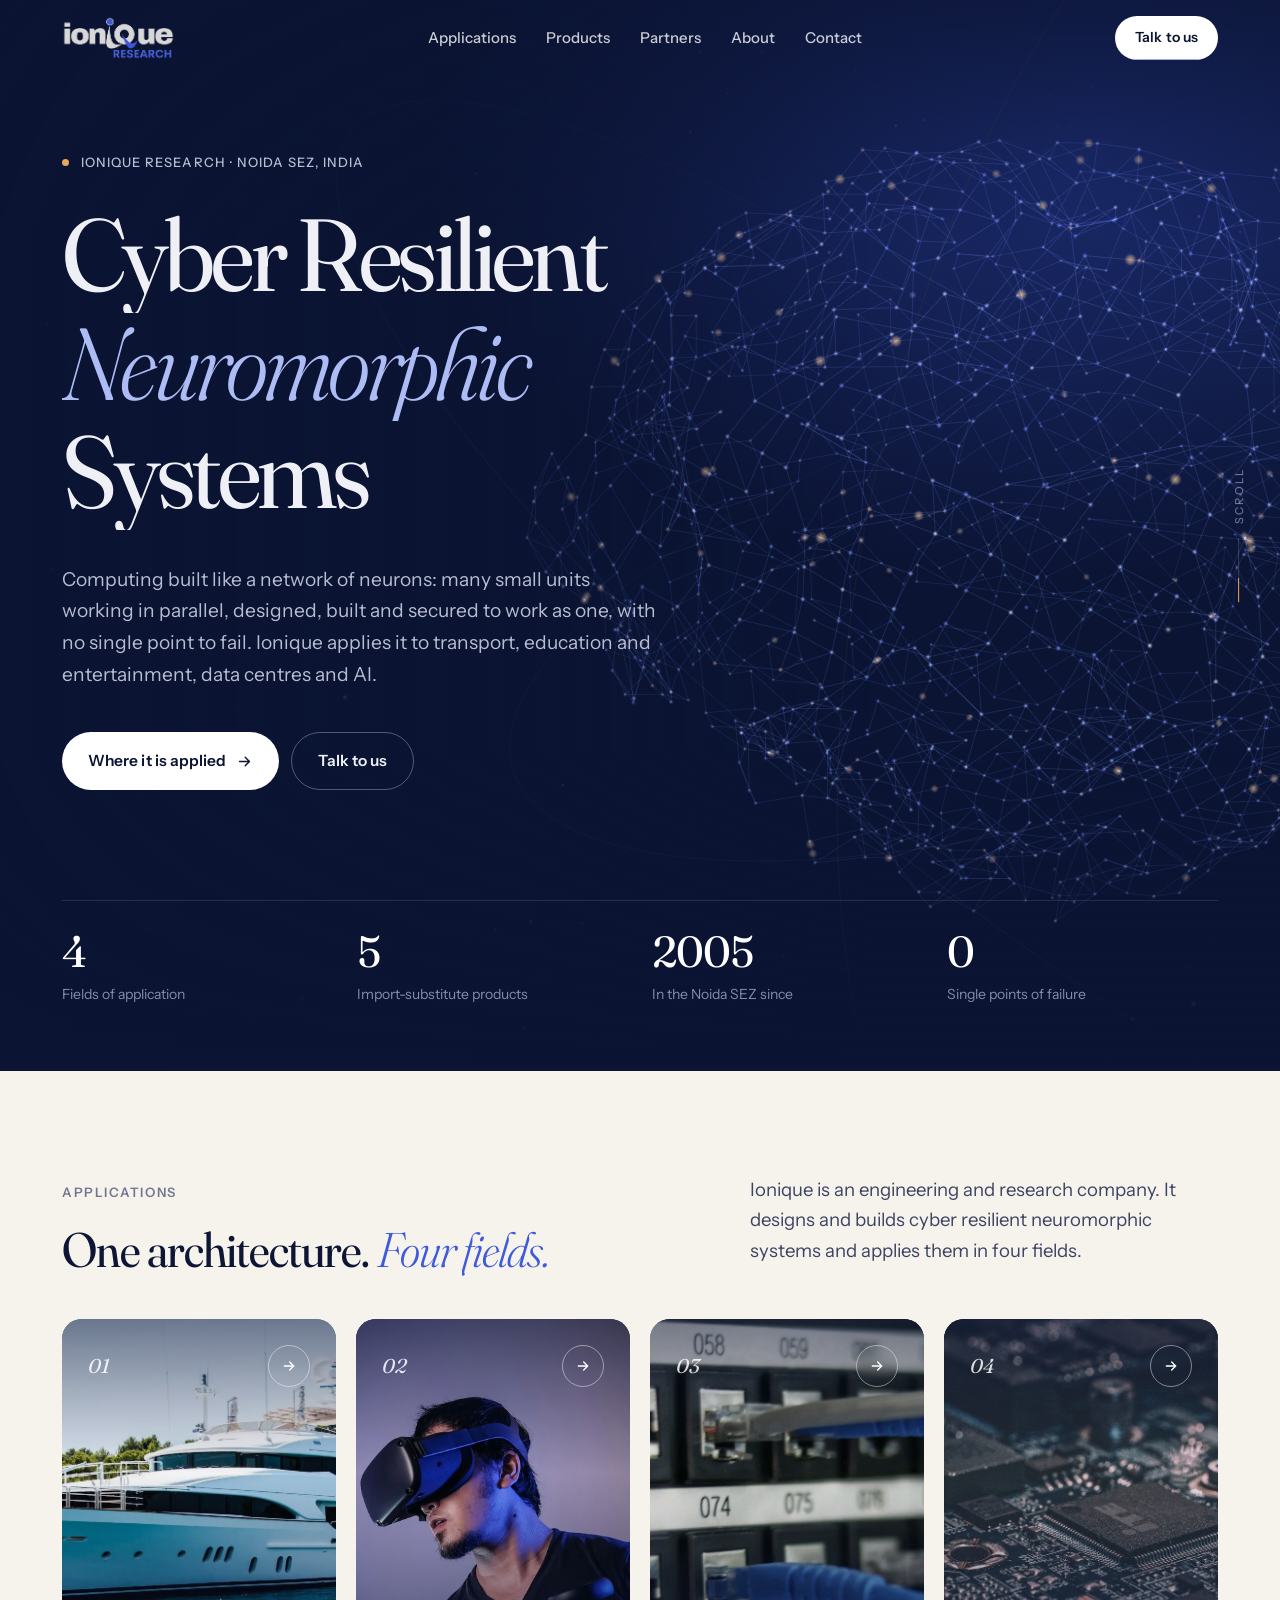
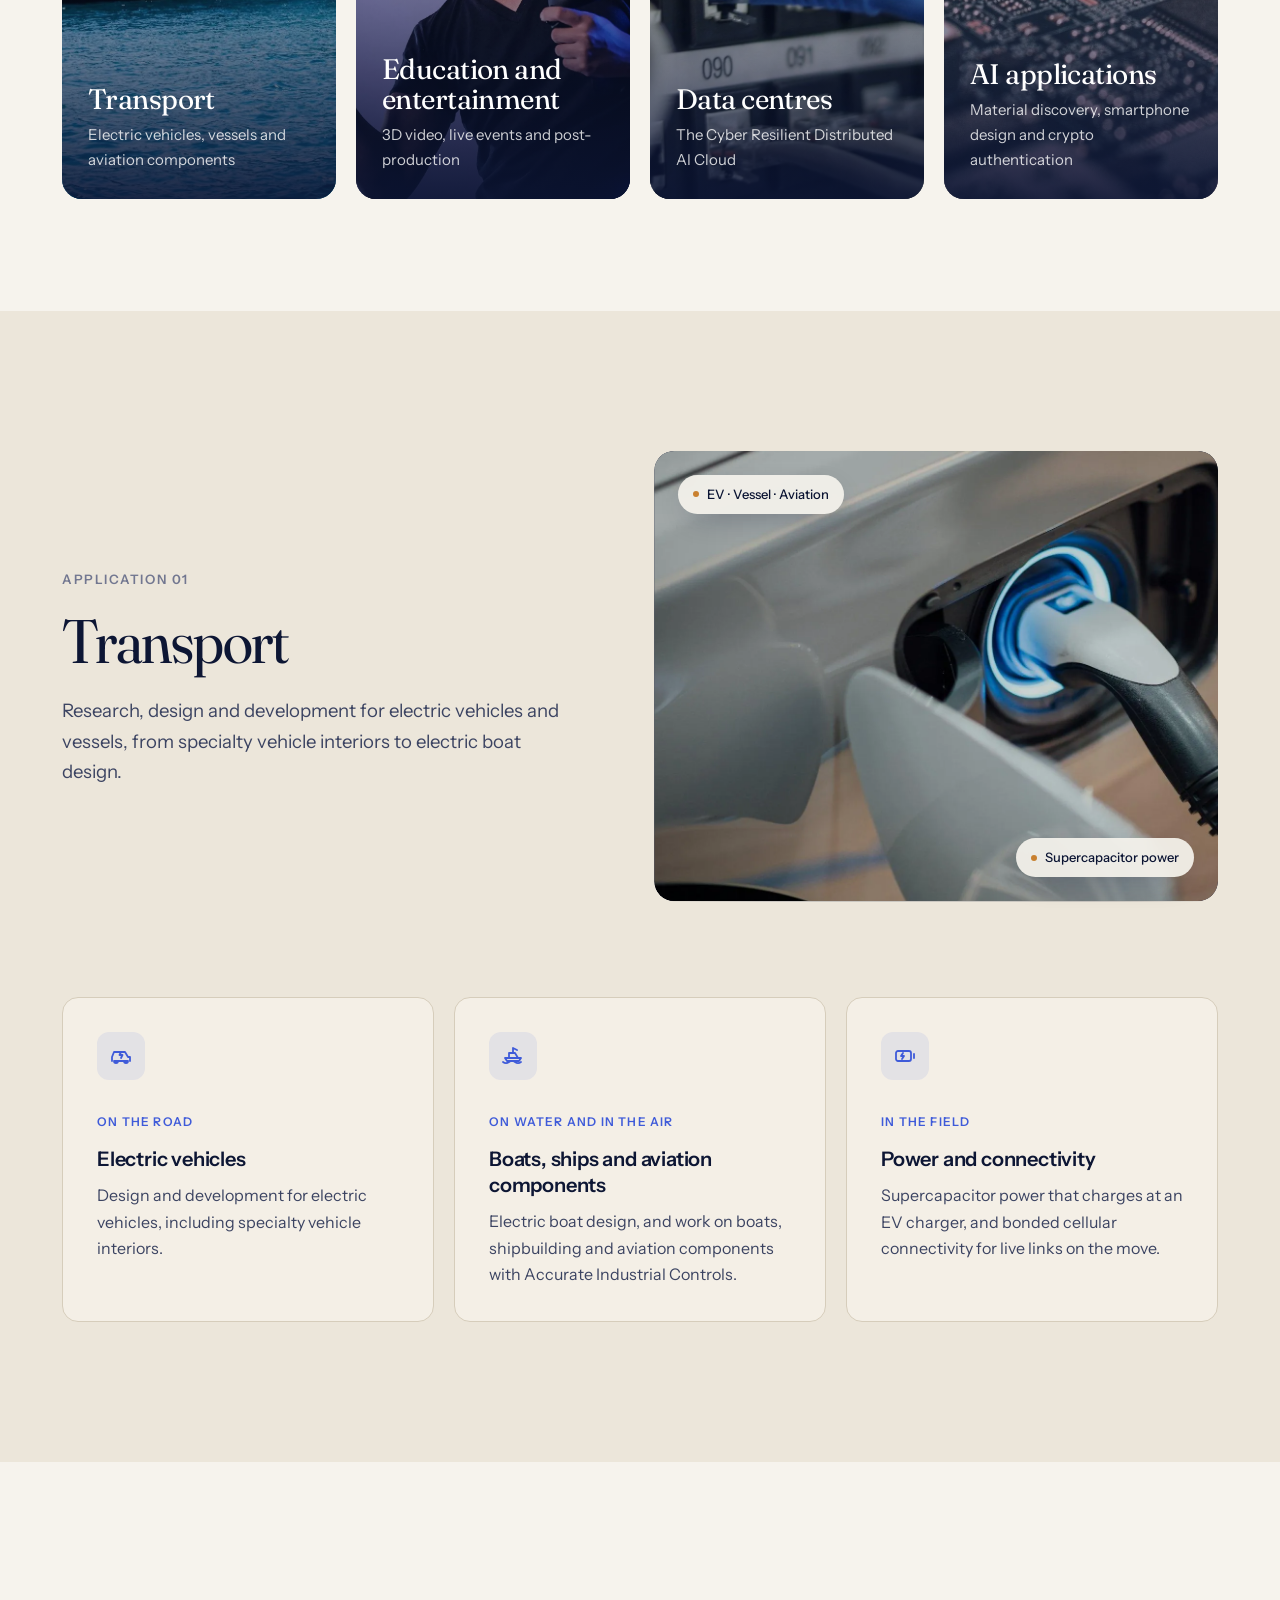
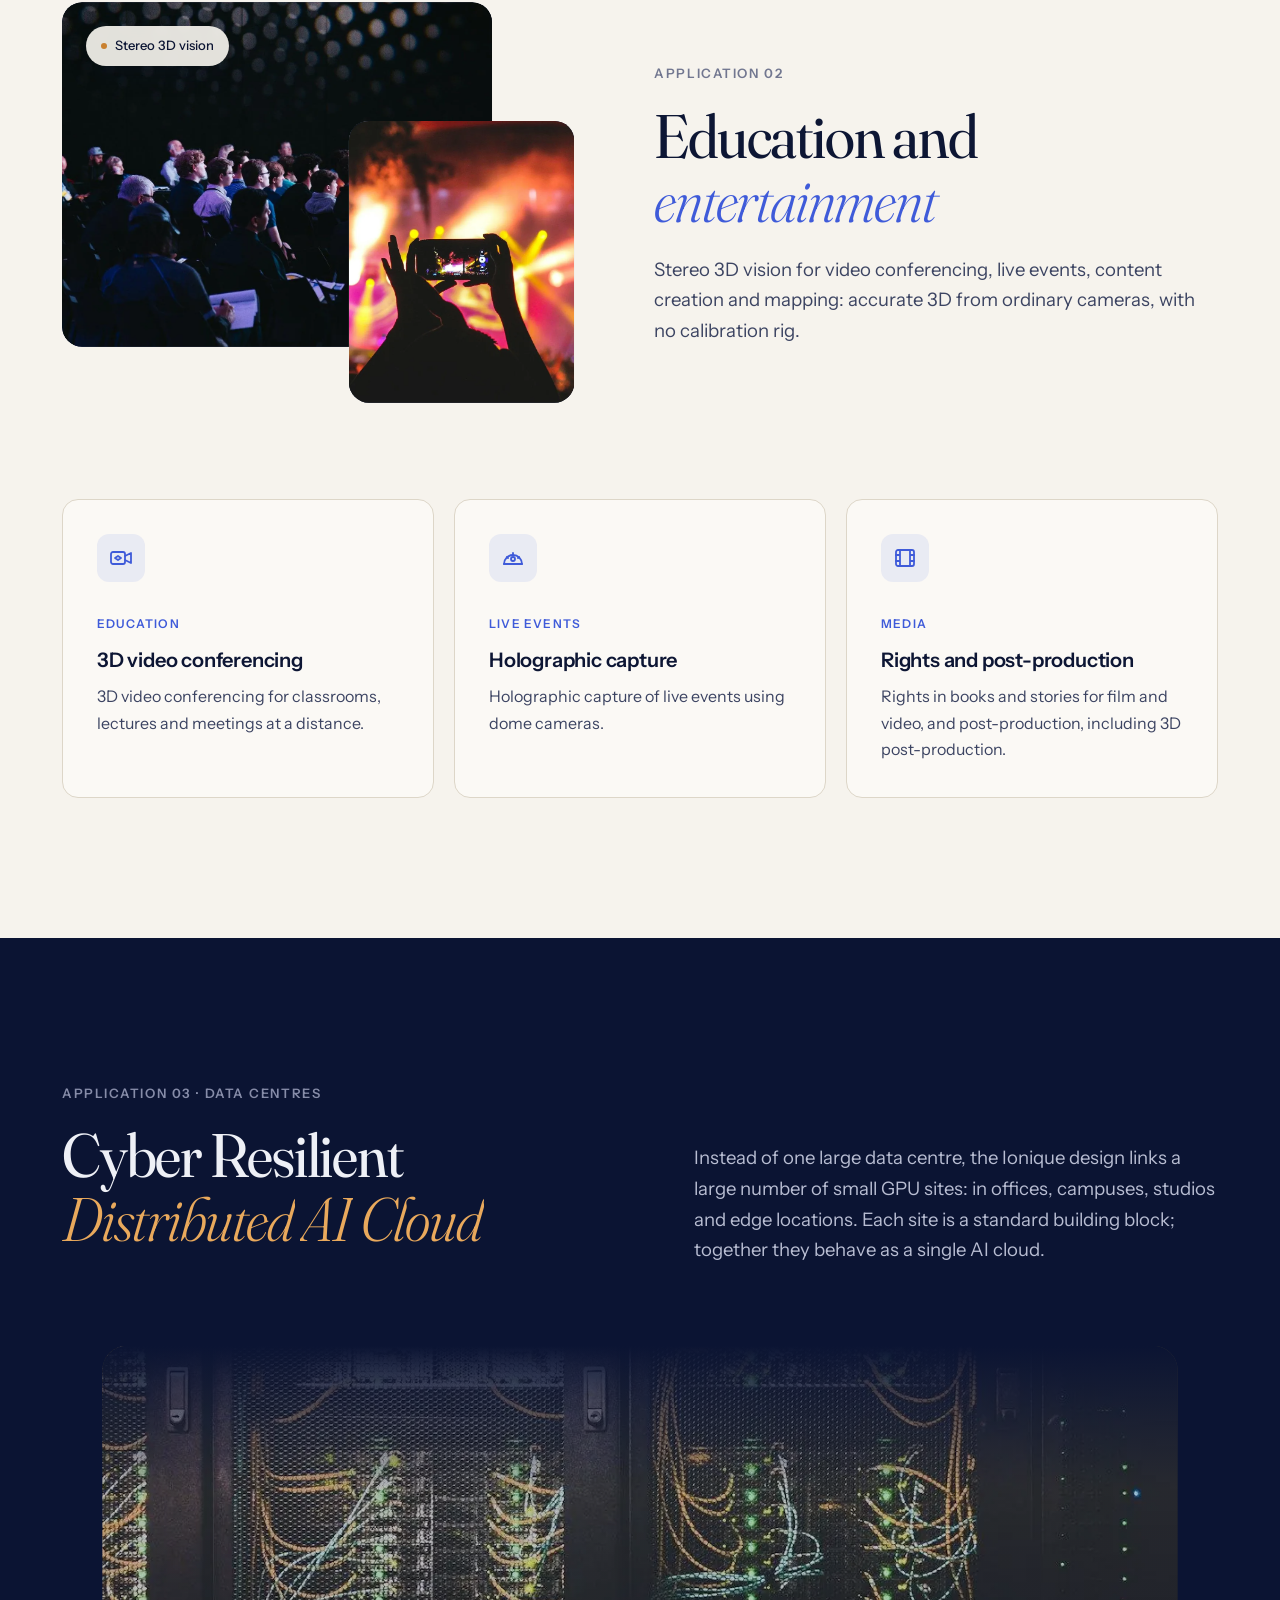
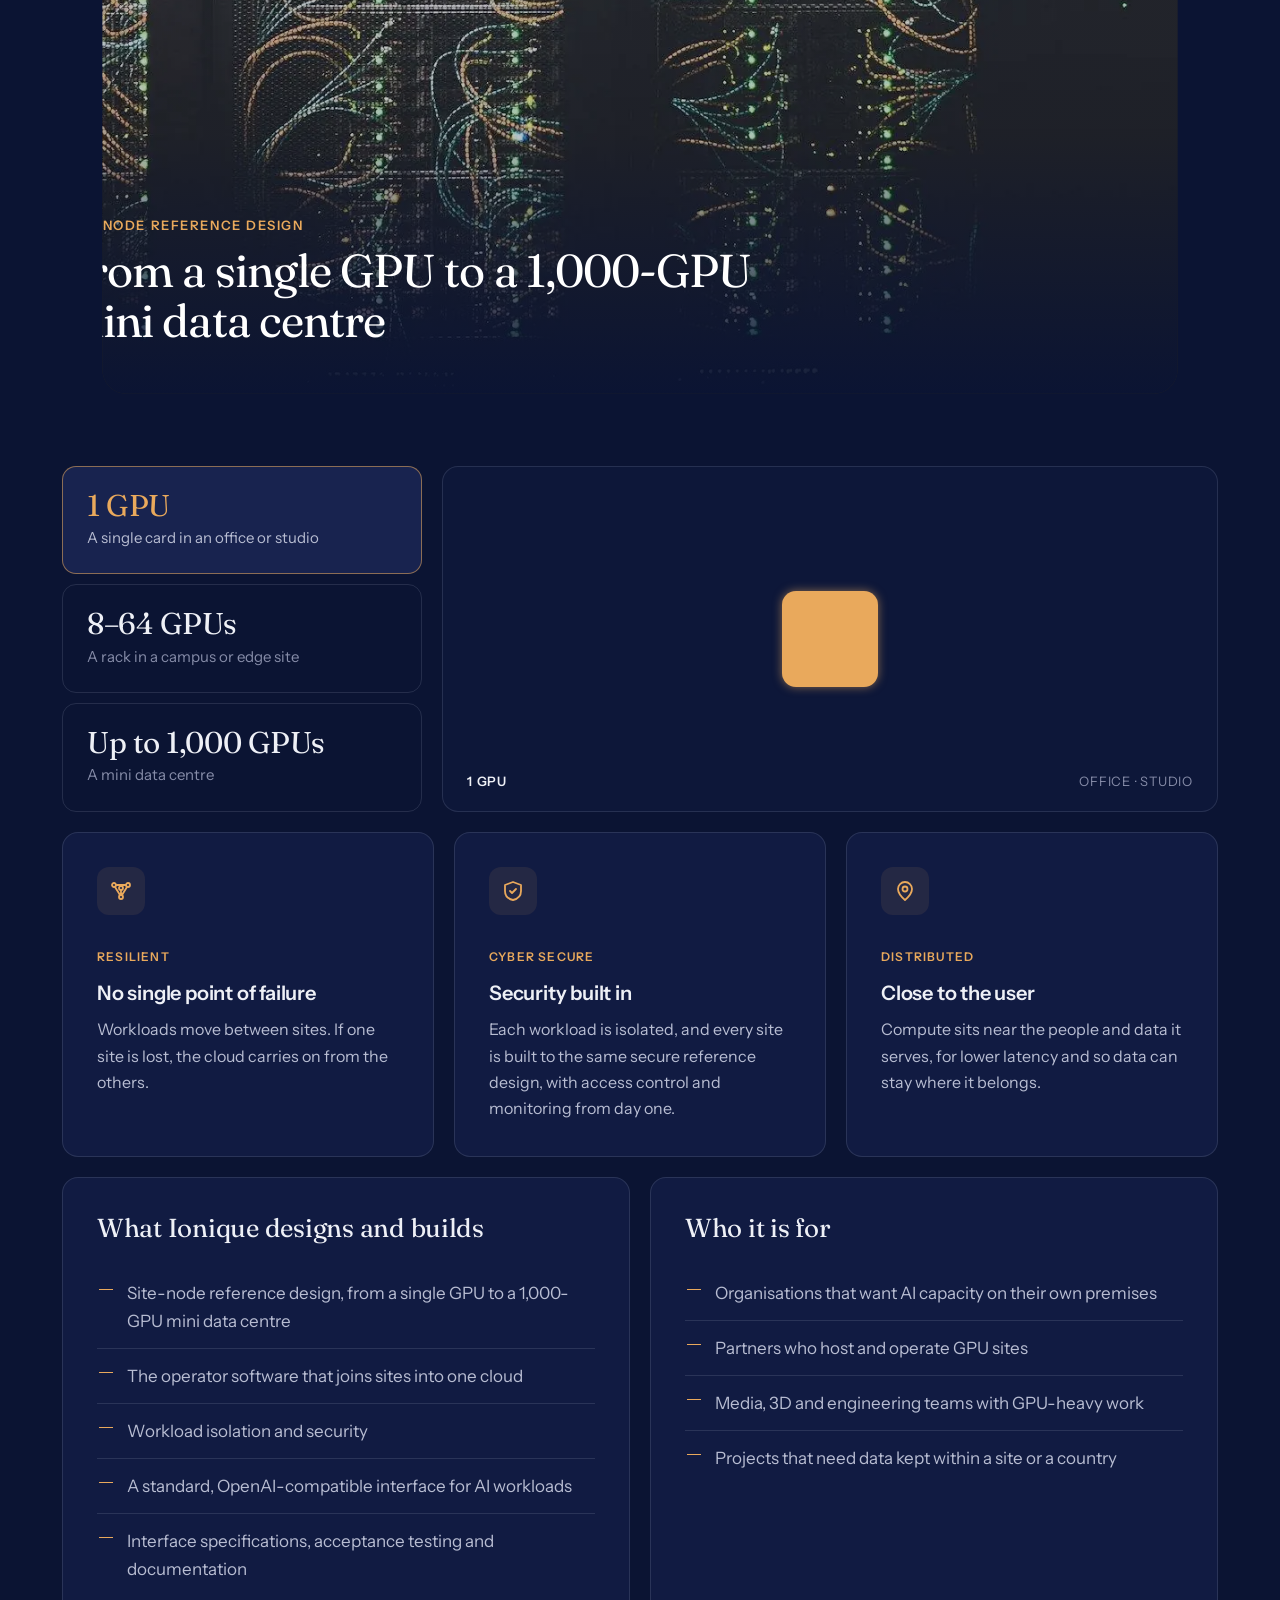
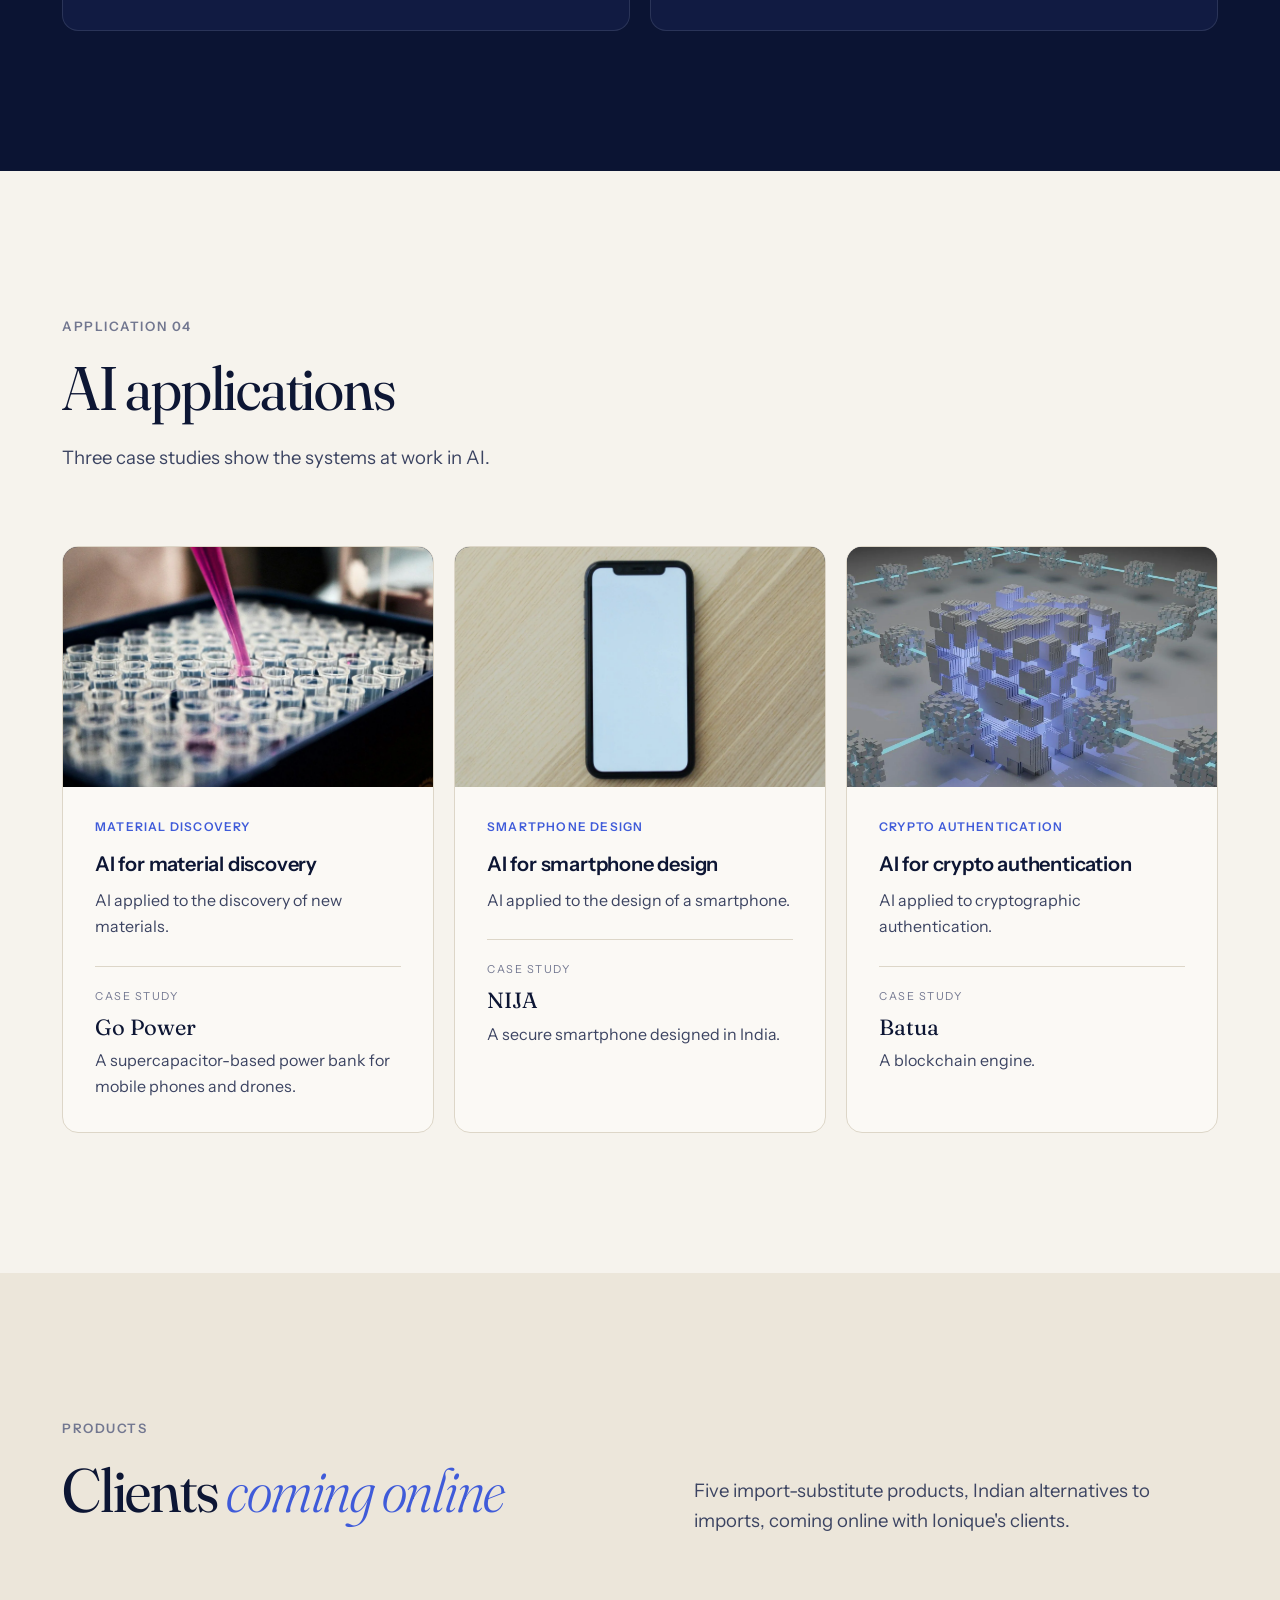
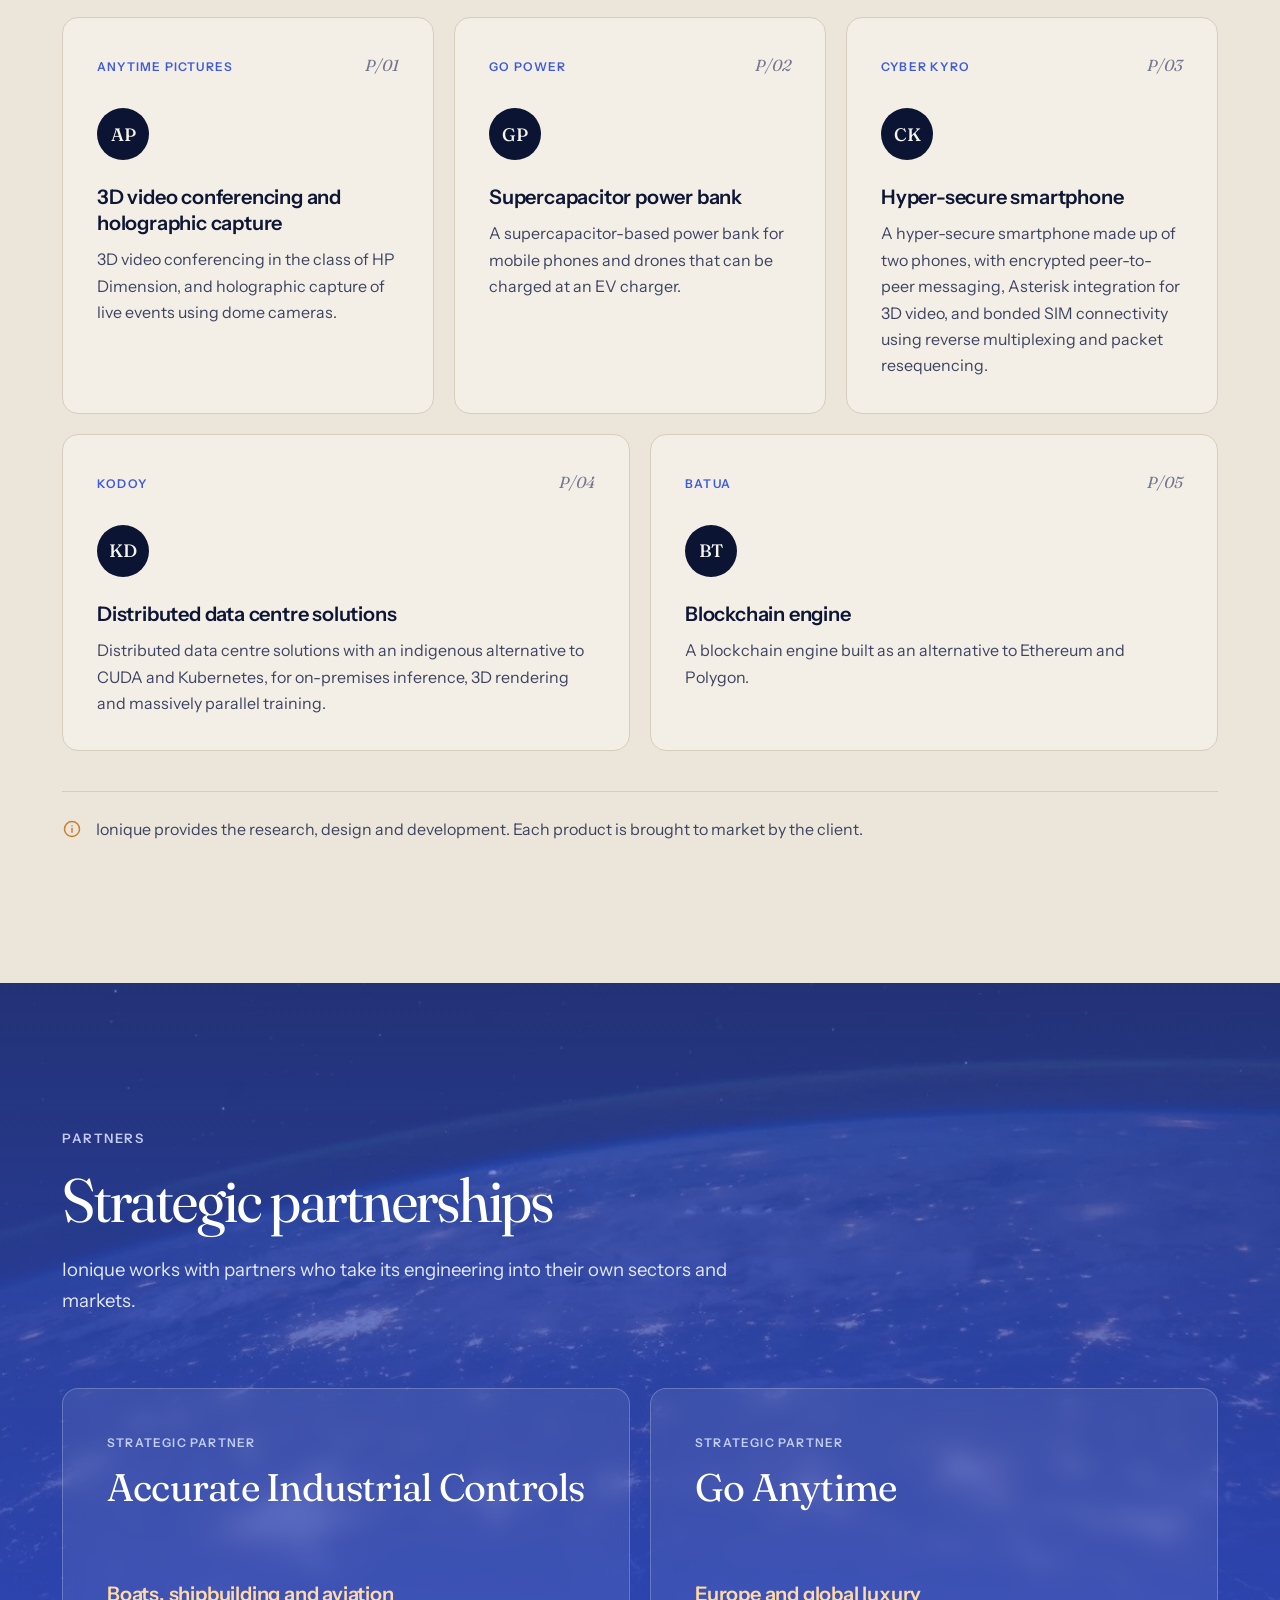
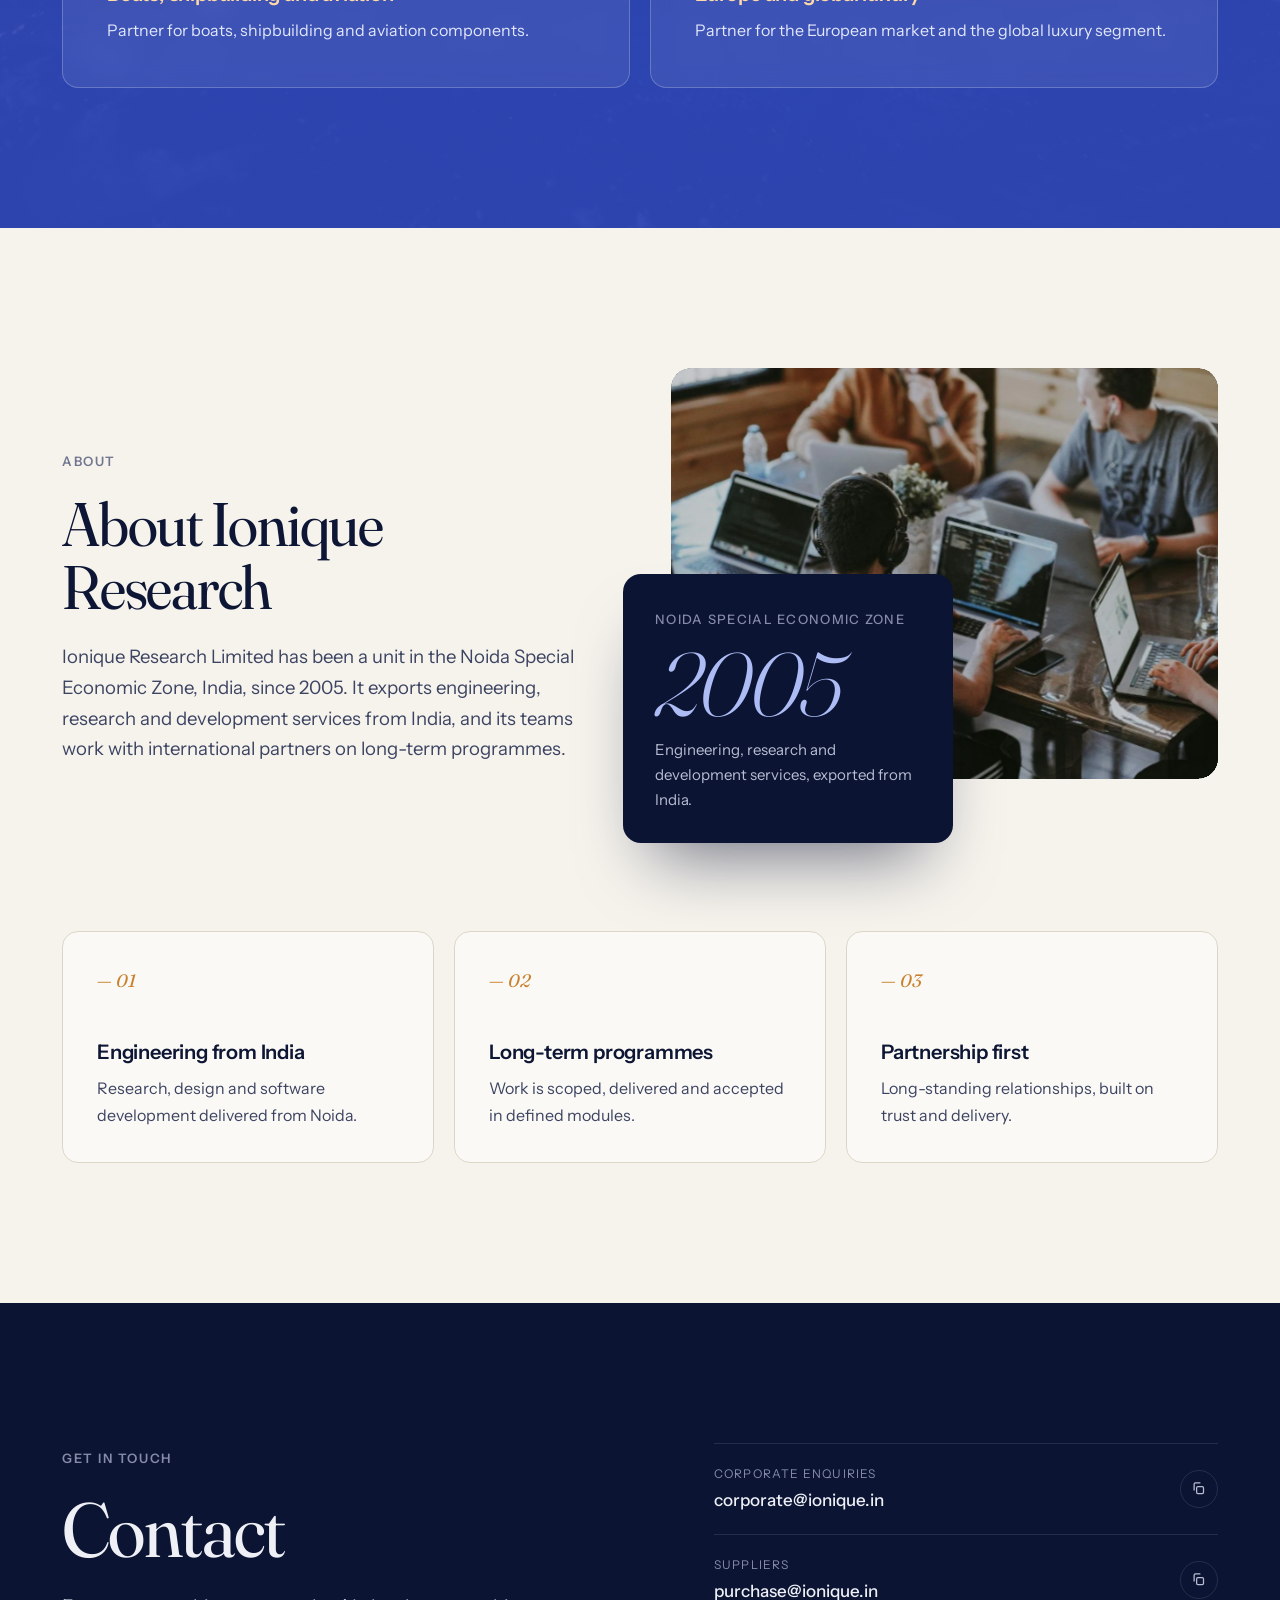
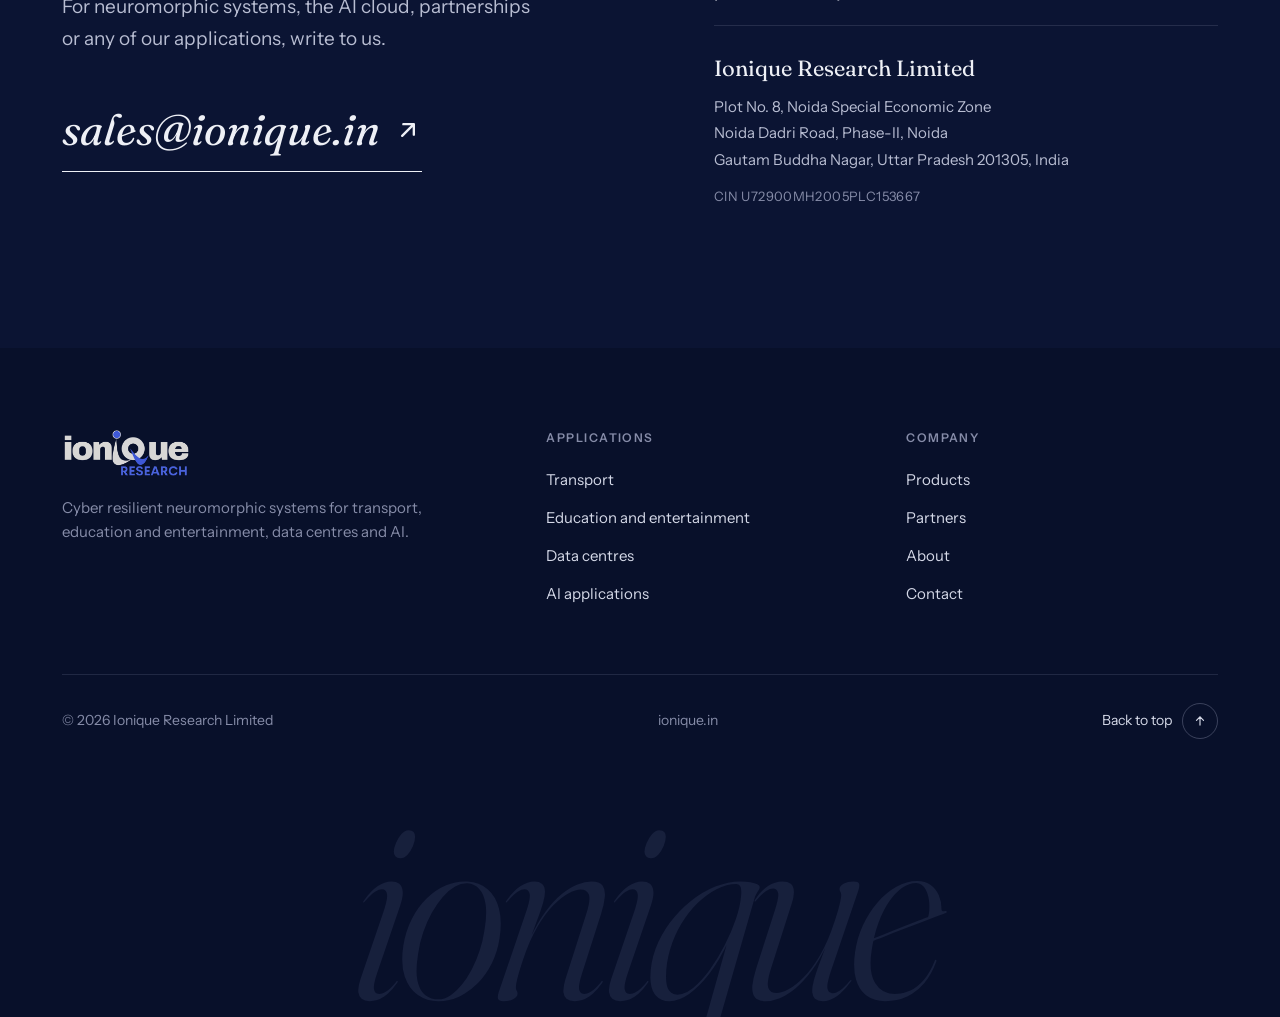
<file: index.html>
<!DOCTYPE html>
<html lang="en">
<head>
<meta charset="utf-8">
<meta name="viewport" content="width=device-width, initial-scale=1">
<title>Ionique Research — Cyber Resilient Neuromorphic Systems</title>
<meta name="description" content="Ionique Research designs and builds cyber resilient neuromorphic systems for transport, education and entertainment, data centres and AI. Noida SEZ, India.">
<meta name="theme-color" content="#0b1433">
<meta property="og:type" content="website">
<meta property="og:url" content="https://ionique.in/">
<meta property="og:site_name" content="Ionique Research">
<meta property="og:title" content="Ionique Research — Cyber Resilient Neuromorphic Systems">
<meta property="og:description" content="Cyber resilient neuromorphic systems for transport, education and entertainment, data centres and AI. Engineering and R&amp;D from the Noida Special Economic Zone, India.">
<meta property="og:image" content="https://ionique.in/og-image.png">
<meta property="og:image:width" content="1200">
<meta property="og:image:height" content="630">
<meta property="og:image:alt" content="Ionique Research logo on a navy background">
<meta name="twitter:card" content="summary_large_image">
<link rel="canonical" href="https://ionique.in/">

<link rel="icon" href="favicon.ico" sizes="48x48">
<link rel="icon" type="image/png" sizes="32x32" href="favicon-32x32.png">
<link rel="icon" type="image/png" sizes="16x16" href="favicon-16x16.png">
<link rel="apple-touch-icon" href="apple-touch-icon.png">
<link rel="manifest" href="site.webmanifest">

<link rel="preconnect" href="https://fonts.googleapis.com">
<link rel="preconnect" href="https://fonts.gstatic.com" crossorigin>
<link href="https://fonts.googleapis.com/css2?family=Fraunces:ital,opsz,wght,SOFT@0,9..144,300..600,0..100;1,9..144,300..600,0..100&family=Instrument+Sans:wght@400;500;600;700&display=swap" rel="stylesheet">

<link rel="stylesheet" href="assets/css/style.css">
<script>document.documentElement.className += ' js' + (window.matchMedia('(prefers-reduced-motion: reduce)').matches ? '' : ' has-gsap');</script>

<!-- Plugins (local copies) -->
<script src="assets/plugins/three.min.js" defer></script>
<script src="assets/plugins/gsap.min.js" defer></script>
<script src="assets/plugins/ScrollTrigger.min.js" defer></script>
<script src="assets/js/main.js" defer></script>
</head>
<body>

<a class="skip-link" href="#main">Skip to content</a>
<div class="progress" aria-hidden="true"></div>

<!-- ================= HEADER ================= -->
<header class="site-header">
 <div class="wrap">
  <a class="brand" href="#top" aria-label="Ionique Research — home">
   <img class="logo-light" src="assets/images/logo-transparent.webp" alt="Ionique Research" width="490" height="190">
   <img class="logo-dark" src="assets/images/logo-dark.webp" alt="" width="490" height="190" aria-hidden="true">
  </a>
  <nav class="nav" id="site-nav" aria-label="Primary">
   <a href="#applications">Applications</a>
   <a href="#products">Products</a>
   <a href="#partners">Partners</a>
   <a href="#about">About</a>
   <a href="#contact">Contact</a>
  </nav>
  <div class="header-cta">
   <a class="btn btn-primary btn-sm" href="#contact">Talk to us</a>
   <button class="burger" type="button" aria-label="Open menu" aria-controls="site-nav" aria-expanded="false"><span></span><span></span><span></span></button>
  </div>
 </div>
</header>

<main id="main">

<!-- ================= HERO ================= -->
<section class="hero t-dark" id="top">
 <div class="hero-3d" id="hero-3d" aria-hidden="true"></div>
 <div class="hero-shade" aria-hidden="true"></div>
 <div class="wrap">
  <div class="hero-inner">
   <span class="eyebrow hero-fade"><span class="dot"></span>Ionique Research · Noida SEZ, India</span>
   <h1>
    <span class="line"><span>Cyber Resilient</span></span>
    <span class="line"><span><em>Neuromorphic</em></span></span>
    <span class="line"><span>Systems</span></span>
   </h1>
   <p class="lead hero-fade">Computing built like a network of neurons: many small units working in parallel, designed, built and secured to work as one, with no single point to fail. Ionique applies it to transport, education and entertainment, data centres and AI.</p>
   <div class="hero-actions hero-fade">
    <a class="btn btn-primary" href="#applications">Where it is applied
     <svg viewBox="0 0 24 24" fill="none" stroke="currentColor" stroke-width="2" stroke-linecap="round" stroke-linejoin="round"><path d="M5 12h14M13 6l6 6-6 6"/></svg></a>
    <a class="btn btn-ghost" href="#contact">Talk to us</a>
   </div>
  </div>
  <div class="hero-stats hero-fade">
   <div><b data-count="4">4</b><span>Fields of application</span></div>
   <div><b data-count="5">5</b><span>Import-substitute products</span></div>
   <div><b>2005</b><span>In the Noida SEZ since</span></div>
   <div><b>0</b><span>Single points of failure</span></div>
  </div>
 </div>
 <div class="hero-hint" aria-hidden="true"><span></span>Scroll</div>
</section>

<!-- ================= APPLICATIONS (four fields, one screen) ================= -->
<section id="applications" class="apps">
 <div class="wrap">
  <div class="section-head split">
   <div>
    <span class="label reveal">Applications</span>
    <h2 data-split>One architecture. <em>Four fields.</em></h2>
   </div>
   <p class="sub reveal">Ionique is an engineering and research company. It designs and builds cyber resilient neuromorphic systems and applies them in four fields.</p>
  </div>

  <div class="fields">
   <a class="field-card reveal" href="#transport">
    <img src="assets/images/photos/transport-vessel.webp" alt="A white motor vessel cruising on blue water" loading="lazy">
    <span class="fc-top"><span class="num">01</span><span class="arrow"><svg viewBox="0 0 24 24" fill="none" stroke="currentColor" stroke-width="2" stroke-linecap="round"><path d="M5 12h14M13 6l6 6-6 6"/></svg></span></span>
    <span class="fc-body"><b>Transport</b><span class="desc">Electric vehicles, vessels and aviation components</span></span>
   </a>
   <a class="field-card reveal" href="#education">
    <img src="assets/images/photos/education-3d-vr.webp" alt="A person wearing a VR headset, immersed in 3D" loading="lazy">
    <span class="fc-top"><span class="num">02</span><span class="arrow"><svg viewBox="0 0 24 24" fill="none" stroke="currentColor" stroke-width="2" stroke-linecap="round"><path d="M5 12h14M13 6l6 6-6 6"/></svg></span></span>
    <span class="fc-body"><b>Education and entertainment</b><span class="desc">3D video, live events and post-production</span></span>
   </a>
   <a class="field-card reveal" href="#datacentres">
    <img src="assets/images/photos/datacentre-cabling.webp" alt="Network cables plugged into a patch panel" loading="lazy">
    <span class="fc-top"><span class="num">03</span><span class="arrow"><svg viewBox="0 0 24 24" fill="none" stroke="currentColor" stroke-width="2" stroke-linecap="round"><path d="M5 12h14M13 6l6 6-6 6"/></svg></span></span>
    <span class="fc-body"><b>Data centres</b><span class="desc">The Cyber Resilient Distributed AI Cloud</span></span>
   </a>
   <a class="field-card reveal" href="#ai">
    <img src="assets/images/photos/ai-circuit.webp" alt="Close-up of a dense circuit board" loading="lazy">
    <span class="fc-top"><span class="num">04</span><span class="arrow"><svg viewBox="0 0 24 24" fill="none" stroke="currentColor" stroke-width="2" stroke-linecap="round"><path d="M5 12h14M13 6l6 6-6 6"/></svg></span></span>
    <span class="fc-body"><b>AI applications</b><span class="desc">Material discovery, smartphone design and crypto authentication</span></span>
   </a>
  </div>
 </div>
</section>

<!-- ================= 01 TRANSPORT ================= -->
<section id="transport" class="t-sand">
 <div class="wrap">
  <div class="feature">
   <div>
    <span class="label reveal">Application 01</span>
    <h2 data-split>Transport</h2>
    <p class="sub reveal">Research, design and development for electric vehicles and vessels, from specialty vehicle interiors to electric boat design.</p>
   </div>
   <div class="media-stack">
    <figure class="media media-main" data-reveal>
     <img src="assets/images/photos/transport-ev-charging.webp" alt="An electric vehicle plugged in at a charging point" loading="lazy" data-speed="0.12">
    </figure>
    <span class="chip c1"><i></i>EV · Vessel · Aviation</span>
    <span class="chip c2"><i></i>Supercapacitor power</span>
   </div>
  </div>

  <div class="grid-3">
   <article class="card reveal">
    <div class="card-icon"><svg viewBox="0 0 24 24" fill="none" stroke="currentColor" stroke-width="1.8" stroke-linecap="round" stroke-linejoin="round"><path d="M5 17h14M5 17a2 2 0 1 0 4 0M15 17a2 2 0 1 0 4 0M3 17v-4l2-5h11l3 5h2v4"/><path d="M12 8l-1.5 3h3L12 14"/></svg></div>
    <span class="tag">On the road</span>
    <h3>Electric vehicles</h3>
    <p>Design and development for electric vehicles, including specialty vehicle interiors.</p>
   </article>
   <article class="card reveal">
    <div class="card-icon"><svg viewBox="0 0 24 24" fill="none" stroke="currentColor" stroke-width="1.8" stroke-linecap="round" stroke-linejoin="round"><path d="M2 18c2 1.5 4 1.5 6 0s4-1.5 6 0 4 1.5 6 0"/><path d="M4 14h16l-2 3H6zM8 14V9h6l3 5M12 9V4l4 2"/></svg></div>
    <span class="tag">On water and in the air</span>
    <h3>Boats, ships and aviation components</h3>
    <p>Electric boat design, and work on boats, shipbuilding and aviation components with Accurate Industrial Controls.</p>
   </article>
   <article class="card reveal">
    <div class="card-icon"><svg viewBox="0 0 24 24" fill="none" stroke="currentColor" stroke-width="1.8" stroke-linecap="round" stroke-linejoin="round"><rect x="3" y="7" width="15" height="10" rx="2"/><path d="M21 10v4M10 9l-2 3h3l-2 3"/></svg></div>
    <span class="tag">In the field</span>
    <h3>Power and connectivity</h3>
    <p>Supercapacitor power that charges at an EV charger, and bonded cellular connectivity for live links on the move.</p>
   </article>
  </div>
 </div>
</section>

<!-- ================= 02 EDUCATION ================= -->
<section id="education">
 <div class="wrap">
  <div class="feature reverse">
   <div>
    <span class="label reveal">Application 02</span>
    <h2 data-split>Education and <em>entertainment</em></h2>
    <p class="sub reveal">Stereo 3D vision for video conferencing, live events, content creation and mapping: accurate 3D from ordinary cameras, with no calibration rig.</p>
   </div>
   <div class="media-stack collage">
    <figure class="media media-main" data-reveal>
     <img src="assets/images/photos/education-lecture.webp" alt="An audience seated at a lecture" loading="lazy" data-speed="0.1">
    </figure>
    <figure class="media media-inset" data-reveal>
     <img src="assets/images/photos/education-live-event.webp" alt="Concert crowd filming a live show under stage lights" loading="lazy">
    </figure>
    <span class="chip c1"><i></i>Stereo 3D vision</span>
   </div>
  </div>

  <div class="grid-3">
   <article class="card reveal">
    <div class="card-icon"><svg viewBox="0 0 24 24" fill="none" stroke="currentColor" stroke-width="1.8" stroke-linecap="round" stroke-linejoin="round"><rect x="2" y="6" width="14" height="12" rx="2"/><path d="M16 10l6-3v10l-6-3"/><path d="M6 12l3-2 3 2-3 2z"/></svg></div>
    <span class="tag">Education</span>
    <h3>3D video conferencing</h3>
    <p>3D video conferencing for classrooms, lectures and meetings at a distance.</p>
   </article>
   <article class="card reveal">
    <div class="card-icon"><svg viewBox="0 0 24 24" fill="none" stroke="currentColor" stroke-width="1.8" stroke-linecap="round" stroke-linejoin="round"><path d="M3 18a9 9 0 0 1 18 0"/><path d="M3 18h18"/><circle cx="12" cy="13" r="2"/><path d="M6 11l1 1M18 11l-1 1M12 7v1.5"/></svg></div>
    <span class="tag">Live events</span>
    <h3>Holographic capture</h3>
    <p>Holographic capture of live events using dome cameras.</p>
   </article>
   <article class="card reveal">
    <div class="card-icon"><svg viewBox="0 0 24 24" fill="none" stroke="currentColor" stroke-width="1.8" stroke-linecap="round" stroke-linejoin="round"><rect x="3" y="4" width="18" height="16" rx="2"/><path d="M7 4v16M17 4v16M3 9h4M3 15h4M17 9h4M17 15h4"/></svg></div>
    <span class="tag">Media</span>
    <h3>Rights and post-production</h3>
    <p>Rights in books and stories for film and video, and post-production, including 3D post-production.</p>
   </article>
  </div>
 </div>
</section>

<!-- ================= 03 DATA CENTRES ================= -->
<section id="datacentres" class="t-dark">
 <div class="wrap">
  <div class="section-head split">
   <div>
    <span class="label reveal">Application 03 · Data centres</span>
    <h2 data-split>Cyber Resilient <em>Distributed AI Cloud</em></h2>
   </div>
   <p class="sub reveal">Instead of one large data centre, the Ionique design links a large number of small GPU sites: in offices, campuses, studios and edge locations. Each site is a standard building block; together they behave as a single AI cloud.</p>
  </div>
 </div>

 <figure class="cinema" data-reveal>
  <img src="assets/images/photos/datacentre-racks.webp" alt="Rows of server racks with structured cabling in a data centre" loading="lazy" data-speed="0.18">
  <figcaption class="wrap"><span>Site-node reference design</span><b>From a single GPU to a 1,000-GPU mini data centre</b></figcaption>
 </figure>

 <div class="wrap">
  <div class="scale-wrap reveal">
   <div class="scale-tabs" role="tablist" aria-label="Site scale">
    <button class="scale-tab" type="button" role="tab" aria-selected="true" aria-controls="scale-stage" id="tab-1"><b>1 GPU</b><span>A single card in an office or studio</span></button>
    <button class="scale-tab" type="button" role="tab" aria-selected="false" aria-controls="scale-stage" id="tab-2" tabindex="-1"><b>8–64 GPUs</b><span>A rack in a campus or edge site</span></button>
    <button class="scale-tab" type="button" role="tab" aria-selected="false" aria-controls="scale-stage" id="tab-3" tabindex="-1"><b>Up to 1,000 GPUs</b><span>A mini data centre</span></button>
   </div>
   <div class="scale-stage" id="scale-stage" role="tabpanel">
    <div class="gpu-grid" aria-hidden="true"></div>
    <div class="stage-caption"><span><strong id="stage-count">1 GPU</strong></span><span id="stage-label">Office · studio</span></div>
   </div>
  </div>

  <div class="grid-3">
   <article class="card reveal">
    <div class="card-icon"><svg viewBox="0 0 24 24" fill="none" stroke="currentColor" stroke-width="1.8" stroke-linecap="round" stroke-linejoin="round"><circle cx="5" cy="6" r="2"/><circle cx="19" cy="6" r="2"/><circle cx="12" cy="18" r="2"/><circle cx="12" cy="9" r="2"/><path d="M7 6h10M6 8l5 8M18 8l-5 8M12 11v5"/></svg></div>
    <span class="tag">Resilient</span>
    <h3>No single point of failure</h3>
    <p>Workloads move between sites. If one site is lost, the cloud carries on from the others.</p>
   </article>
   <article class="card reveal">
    <div class="card-icon"><svg viewBox="0 0 24 24" fill="none" stroke="currentColor" stroke-width="1.8" stroke-linecap="round" stroke-linejoin="round"><path d="M12 3l8 3v6c0 5-3.5 8-8 9-4.5-1-8-4-8-9V6z"/><path d="M9 12l2 2 4-4"/></svg></div>
    <span class="tag">Cyber secure</span>
    <h3>Security built in</h3>
    <p>Each workload is isolated, and every site is built to the same secure reference design, with access control and monitoring from day one.</p>
   </article>
   <article class="card reveal">
    <div class="card-icon"><svg viewBox="0 0 24 24" fill="none" stroke="currentColor" stroke-width="1.8" stroke-linecap="round" stroke-linejoin="round"><path d="M12 21s-7-6-7-11a7 7 0 0 1 14 0c0 5-7 11-7 11z"/><circle cx="12" cy="10" r="2.5"/></svg></div>
    <span class="tag">Distributed</span>
    <h3>Close to the user</h3>
    <p>Compute sits near the people and data it serves, for lower latency and so data can stay where it belongs.</p>
   </article>
  </div>

  <div class="grid-2" style="margin-top:20px">
   <div class="card list-card reveal">
    <h3>What Ionique designs and builds</h3>
    <ul class="ticks">
     <li>Site-node reference design, from a single GPU to a 1,000-GPU mini data centre</li>
     <li>The operator software that joins sites into one cloud</li>
     <li>Workload isolation and security</li>
     <li>A standard, OpenAI-compatible interface for AI workloads</li>
     <li>Interface specifications, acceptance testing and documentation</li>
    </ul>
   </div>
   <div class="card list-card reveal">
    <h3>Who it is for</h3>
    <ul class="ticks">
     <li>Organisations that want AI capacity on their own premises</li>
     <li>Partners who host and operate GPU sites</li>
     <li>Media, 3D and engineering teams with GPU-heavy work</li>
     <li>Projects that need data kept within a site or a country</li>
    </ul>
   </div>
  </div>
 </div>
</section>

<!-- ================= 04 AI ================= -->
<section id="ai">
 <div class="wrap">
  <div class="section-head">
   <span class="label reveal">Application 04</span>
   <h2 data-split>AI applications</h2>
   <p class="sub reveal">Three case studies show the systems at work in AI.</p>
  </div>

  <div class="grid-3">
   <article class="card case-card reveal">
    <figure class="case-visual"><img src="assets/images/photos/ai-materials-lab.webp" alt="Laboratory pipette dispensing into a tray of sample tubes" loading="lazy"></figure>
    <div class="case-body">
     <span class="tag">Material discovery</span>
     <h3>AI for material discovery</h3>
     <p>AI applied to the discovery of new materials.</p>
     <p class="case"><small>Case study</small><strong>Go Power</strong>A supercapacitor-based power bank for mobile phones and drones.</p>
    </div>
   </article>
   <article class="card case-card reveal">
    <figure class="case-visual"><img src="assets/images/photos/ai-smartphone.webp" alt="A plain smartphone with a blank screen on a wooden surface" loading="lazy"></figure>
    <div class="case-body">
     <span class="tag">Smartphone design</span>
     <h3>AI for smartphone design</h3>
     <p>AI applied to the design of a smartphone.</p>
     <p class="case"><small>Case study</small><strong>NIJA</strong>A secure smartphone designed in India.</p>
    </div>
   </article>
   <article class="card case-card reveal">
    <figure class="case-visual"><img src="assets/images/photos/ai-blockchain.webp" alt="3D render of connected blocks forming a chain" loading="lazy"></figure>
    <div class="case-body">
     <span class="tag">Crypto authentication</span>
     <h3>AI for crypto authentication</h3>
     <p>AI applied to cryptographic authentication.</p>
     <p class="case"><small>Case study</small><strong>Batua</strong>A blockchain engine.</p>
    </div>
   </article>
  </div>
 </div>
</section>

<!-- ================= PRODUCTS ================= -->
<section id="products" class="t-sand">
 <div class="wrap">
  <div class="section-head split">
   <div>
    <span class="label reveal">Products</span>
    <h2 data-split>Clients <em>coming online</em></h2>
   </div>
   <p class="sub reveal">Five import-substitute products, Indian alternatives to imports, coming online with Ionique's clients.</p>
  </div>

  <div class="bento">
   <article class="card reveal">
    <div class="product-top"><span class="tag">Anytime Pictures</span><span class="product-index">P/01</span></div>
    <div class="product-mark">AP</div>
    <h3>3D video conferencing and holographic capture</h3>
    <p>3D video conferencing in the class of HP Dimension, and holographic capture of live events using dome cameras.</p>
   </article>
   <article class="card reveal">
    <div class="product-top"><span class="tag">Go Power</span><span class="product-index">P/02</span></div>
    <div class="product-mark">GP</div>
    <h3>Supercapacitor power bank</h3>
    <p>A supercapacitor-based power bank for mobile phones and drones that can be charged at an EV charger.</p>
   </article>
   <article class="card reveal">
    <div class="product-top"><span class="tag">Cyber Kyro</span><span class="product-index">P/03</span></div>
    <div class="product-mark">CK</div>
    <h3>Hyper-secure smartphone</h3>
    <p>A hyper-secure smartphone made up of two phones, with encrypted peer-to-peer messaging, Asterisk integration for 3D video, and bonded SIM connectivity using reverse multiplexing and packet resequencing.</p>
   </article>
   <article class="card reveal">
    <div class="product-top"><span class="tag">Kodoy</span><span class="product-index">P/04</span></div>
    <div class="product-mark">KD</div>
    <h3>Distributed data centre solutions</h3>
    <p>Distributed data centre solutions with an indigenous alternative to CUDA and Kubernetes, for on-premises inference, 3D rendering and massively parallel training.</p>
   </article>
   <article class="card reveal">
    <div class="product-top"><span class="tag">Batua</span><span class="product-index">P/05</span></div>
    <div class="product-mark">BT</div>
    <h3>Blockchain engine</h3>
    <p>A blockchain engine built as an alternative to Ethereum and Polygon.</p>
   </article>
  </div>

  <p class="note reveal">
   <svg viewBox="0 0 24 24" fill="none" stroke="currentColor" stroke-width="1.8" stroke-linecap="round"><circle cx="12" cy="12" r="9"/><path d="M12 11v5M12 8h.01"/></svg>
   <span>Ionique provides the research, design and development. Each product is brought to market by the client.</span>
  </p>
 </div>
</section>

<!-- ================= PARTNERS ================= -->
<section id="partners" class="partners t-blue">
 <div class="partners-bg" aria-hidden="true"><img src="assets/images/photos/global-earth.webp" alt="" loading="lazy" data-speed="0.2"></div>
 <div class="wrap">
  <div class="section-head">
   <span class="label reveal">Partners</span>
   <h2 data-split>Strategic partnerships</h2>
   <p class="sub reveal">Ionique works with partners who take its engineering into their own sectors and markets.</p>
  </div>
  <div class="grid-2">
   <article class="card partner-card reveal">
    <span class="tag">Strategic partner</span>
    <div class="partner-name">Accurate Industrial Controls</div>
    <h3>Boats, shipbuilding and aviation</h3>
    <p>Partner for boats, shipbuilding and aviation components.</p>
   </article>
   <article class="card partner-card reveal">
    <span class="tag">Strategic partner</span>
    <div class="partner-name">Go Anytime</div>
    <h3>Europe and global luxury</h3>
    <p>Partner for the European market and the global luxury segment.</p>
   </article>
  </div>
 </div>
</section>

<!-- ================= ABOUT ================= -->
<section id="about">
 <div class="wrap">
  <div class="about-grid">
   <div>
    <span class="label reveal">About</span>
    <h2 data-split>About Ionique Research</h2>
    <p class="sub reveal">Ionique Research Limited has been a unit in the Noida Special Economic Zone, India, since 2005. It exports engineering, research and development services from India, and its teams work with international partners on long-term programmes.</p>
   </div>
   <div class="about-media">
    <figure class="media" data-reveal>
     <img src="assets/images/photos/about-team.webp" alt="An engineering team working together on laptops around a table" loading="lazy" data-speed="0.1">
    </figure>
    <div class="since reveal">
     <small>Noida Special Economic Zone</small>
     <div class="year">2005</div>
     <p>Engineering, research and development services, exported from India.</p>
    </div>
   </div>
  </div>
  <div class="grid-3">
   <article class="card pillar reveal">
    <span class="num">— 01</span>
    <h3>Engineering from India</h3>
    <p>Research, design and software development delivered from Noida.</p>
   </article>
   <article class="card pillar reveal">
    <span class="num">— 02</span>
    <h3>Long-term programmes</h3>
    <p>Work is scoped, delivered and accepted in defined modules.</p>
   </article>
   <article class="card pillar reveal">
    <span class="num">— 03</span>
    <h3>Partnership first</h3>
    <p>Long-standing relationships, built on trust and delivery.</p>
   </article>
  </div>
 </div>
</section>

<!-- ================= CONTACT ================= -->
<section id="contact" class="t-dark">
 <div class="wrap">
  <div class="contact-panel">
   <div>
    <span class="label reveal">Get in touch</span>
    <h2 data-split>Contact</h2>
    <p class="intro reveal">For neuromorphic systems, the AI cloud, partnerships or any of our applications, write to us.</p>
    <a class="mail-big reveal" href="mailto:sales@ionique.in">sales@ionique.in
     <svg viewBox="0 0 24 24" fill="none" stroke="currentColor" stroke-width="2" stroke-linecap="round" stroke-linejoin="round"><path d="M7 17L17 7M8 7h9v9"/></svg></a>
   </div>
   <div class="reveal">
    <div class="contact-list">
     <div class="contact-item">
      <div><small>Corporate enquiries</small><a href="mailto:corporate@ionique.in">corporate@ionique.in</a></div>
      <button class="copy-btn" type="button" data-copy="corporate@ionique.in" aria-label="Copy corporate email"><svg viewBox="0 0 24 24" fill="none" stroke="currentColor" stroke-width="2"><rect x="9" y="9" width="11" height="11" rx="2"/><path d="M5 15V5a2 2 0 0 1 2-2h8"/></svg></button>
     </div>
     <div class="contact-item">
      <div><small>Suppliers</small><a href="mailto:purchase@ionique.in">purchase@ionique.in</a></div>
      <button class="copy-btn" type="button" data-copy="purchase@ionique.in" aria-label="Copy suppliers email"><svg viewBox="0 0 24 24" fill="none" stroke="currentColor" stroke-width="2"><rect x="9" y="9" width="11" height="11" rx="2"/><path d="M5 15V5a2 2 0 0 1 2-2h8"/></svg></button>
     </div>
    </div>
    <address class="address">
     <strong>Ionique Research Limited</strong>
     <p>Plot No. 8, Noida Special Economic Zone<br>Noida Dadri Road, Phase-II, Noida<br>Gautam Buddha Nagar, Uttar Pradesh 201305, India</p>
     <p class="cin">CIN U72900MH2005PLC153667</p>
    </address>
   </div>
  </div>
 </div>
</section>

</main>

<!-- ================= FOOTER ================= -->
<footer class="site-footer">
 <div class="wrap">
  <div class="footer-top">
   <div>
    <img src="assets/images/logo-transparent.webp" alt="Ionique Research" width="490" height="190" loading="lazy">
    <p>Cyber resilient neuromorphic systems for transport, education and entertainment, data centres and AI.</p>
   </div>
   <div>
    <h4>Applications</h4>
    <ul>
     <li><a href="#transport">Transport</a></li>
     <li><a href="#education">Education and entertainment</a></li>
     <li><a href="#datacentres">Data centres</a></li>
     <li><a href="#ai">AI applications</a></li>
    </ul>
   </div>
   <div>
    <h4>Company</h4>
    <ul>
     <li><a href="#products">Products</a></li>
     <li><a href="#partners">Partners</a></li>
     <li><a href="#about">About</a></li>
     <li><a href="#contact">Contact</a></li>
    </ul>
   </div>
  </div>
  <div class="footer-bottom">
   <span>© <span id="year">2026</span> Ionique Research Limited</span>
   <span>ionique.in</span>
   <a class="to-top" href="#top">Back to top <span><svg viewBox="0 0 24 24" fill="none" stroke="currentColor" stroke-width="2" stroke-linecap="round"><path d="M12 19V5M6 11l6-6 6 6"/></svg></span></a>
  </div>
  <div class="footer-word" aria-hidden="true">ionique</div>
 </div>
</footer>

</body>
</html>
</file>
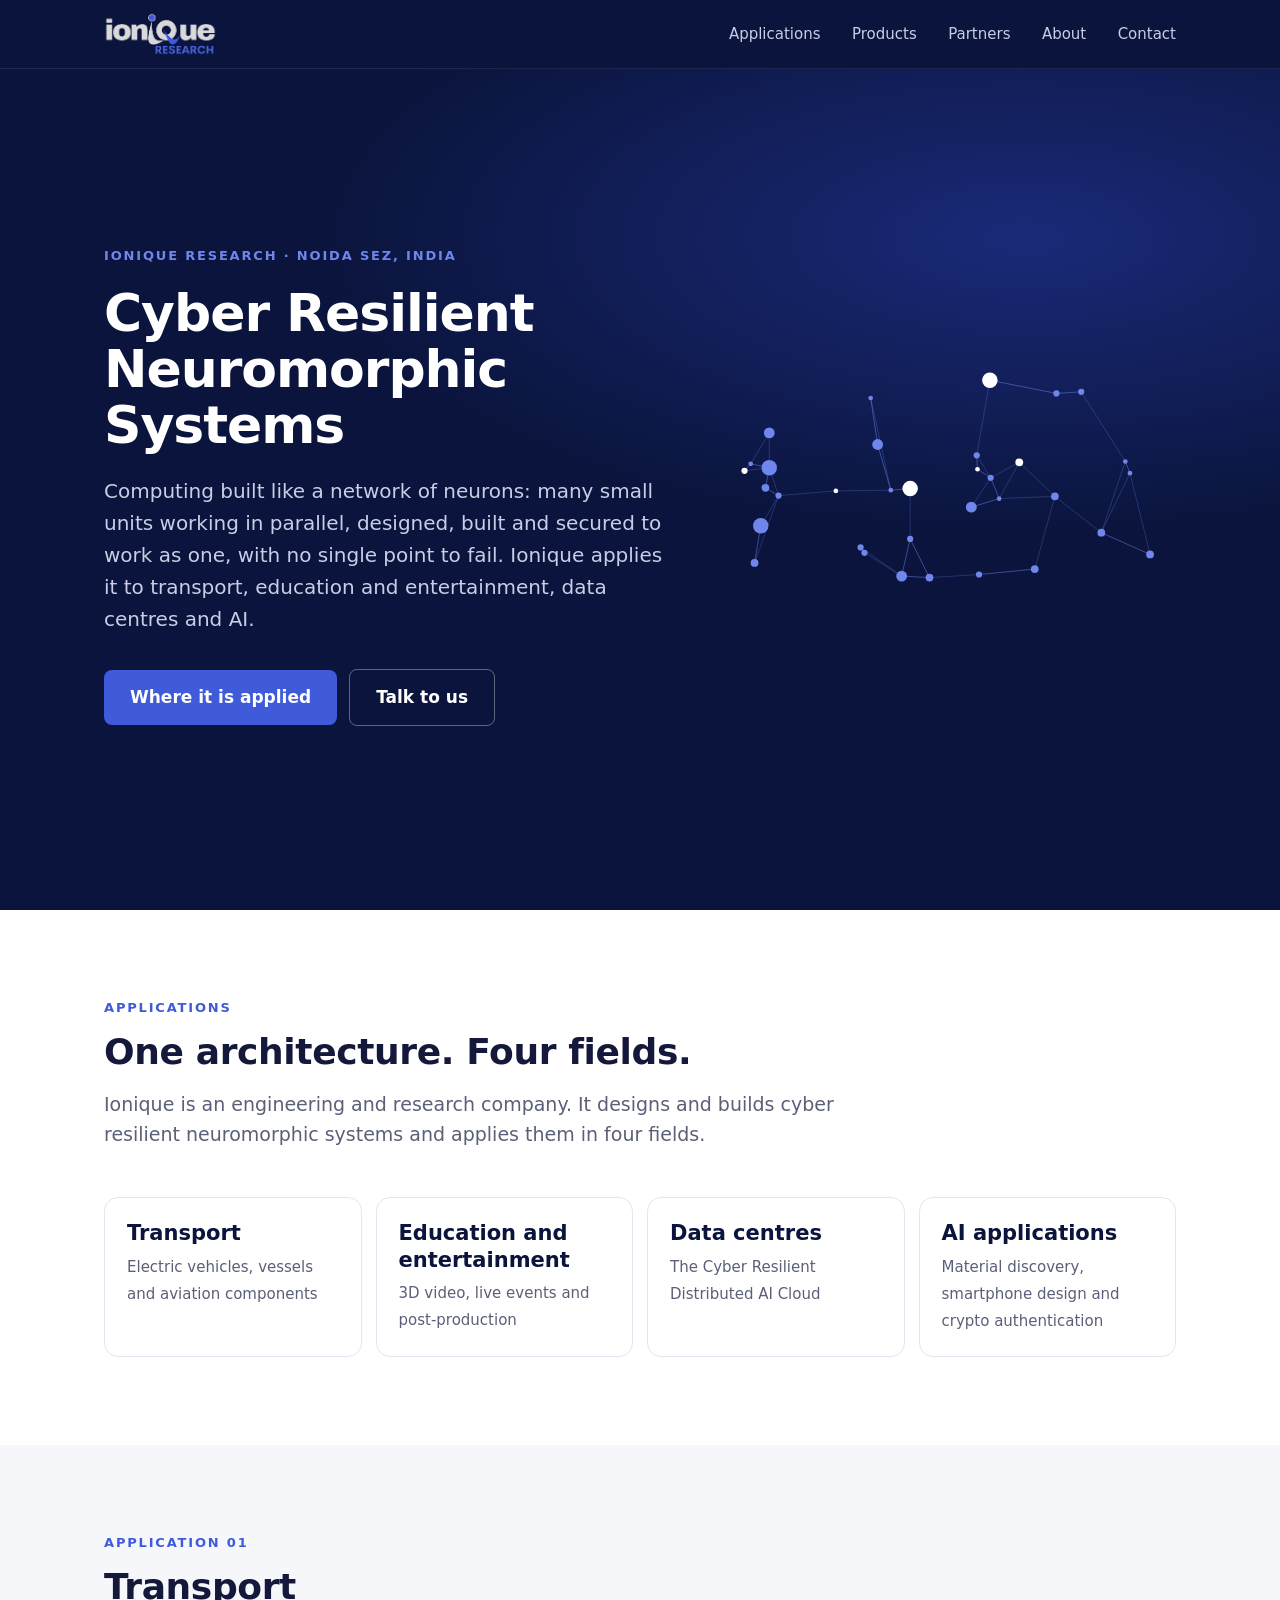
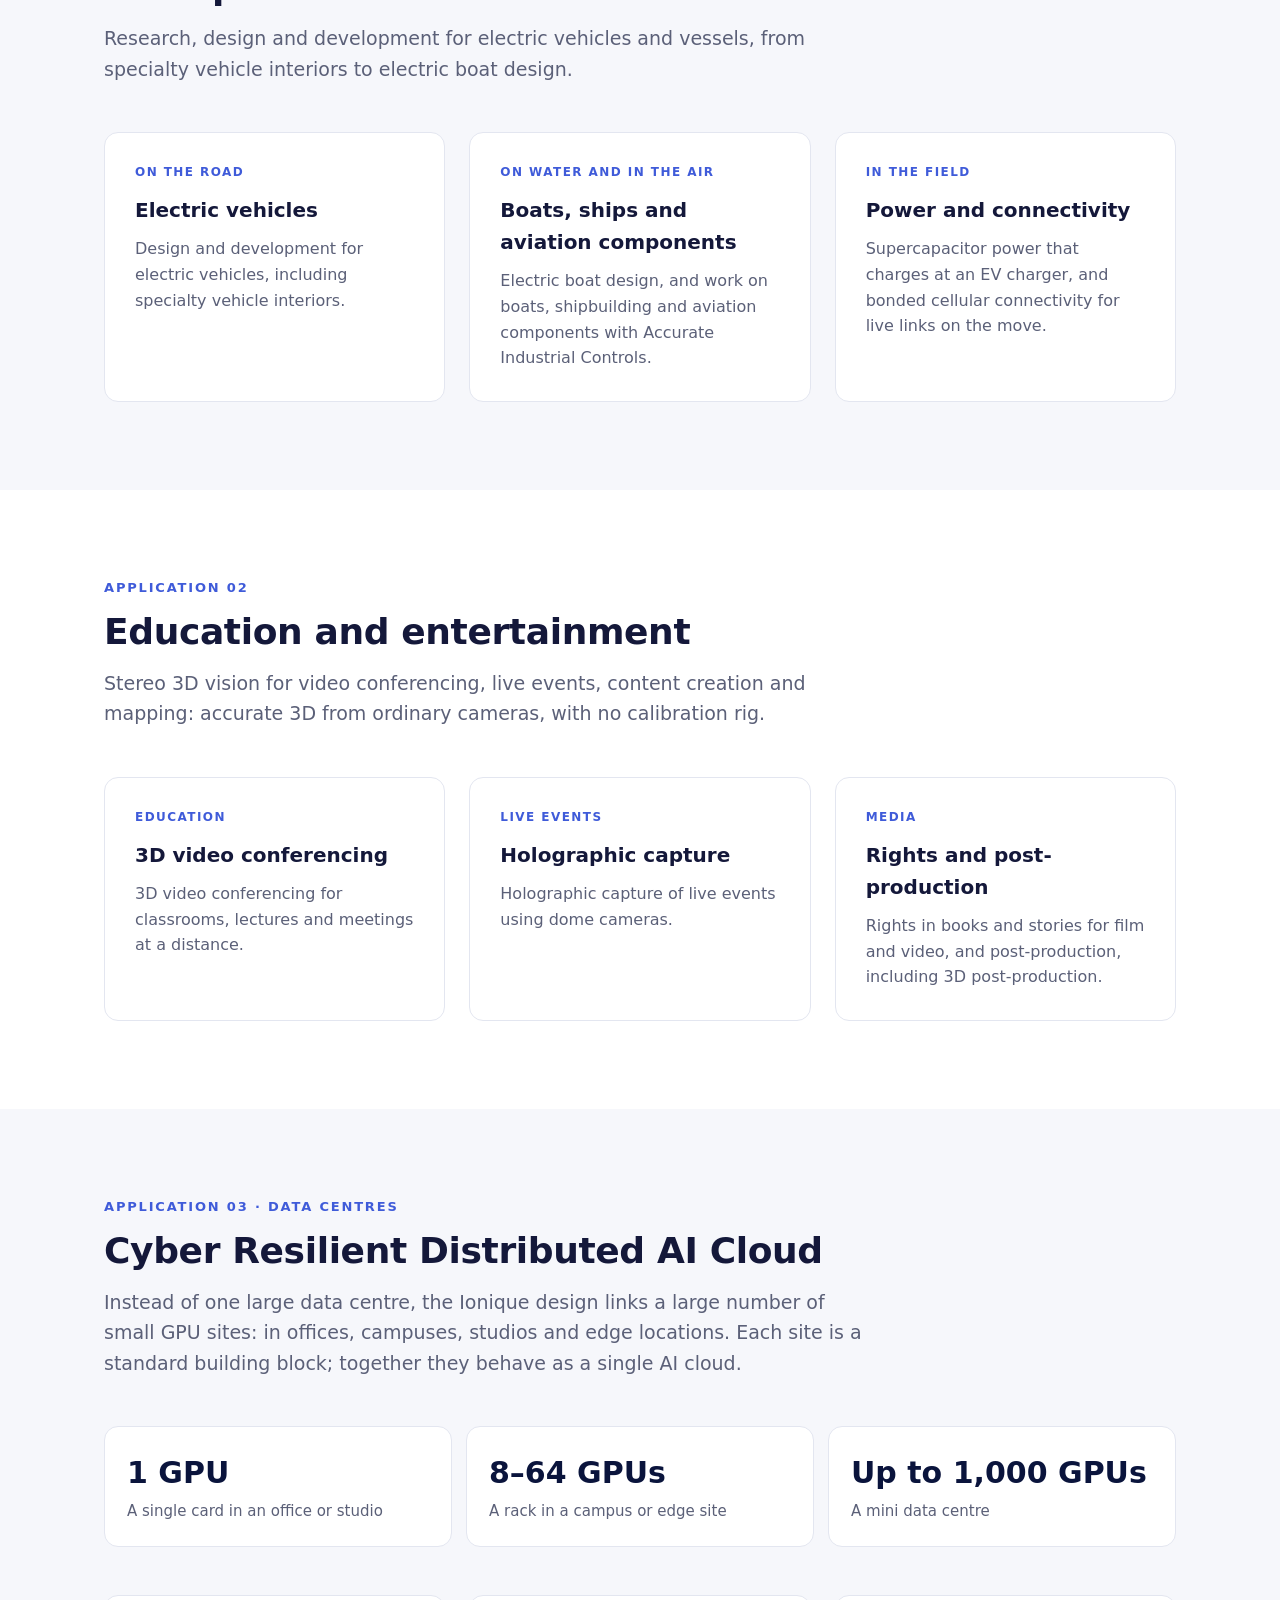
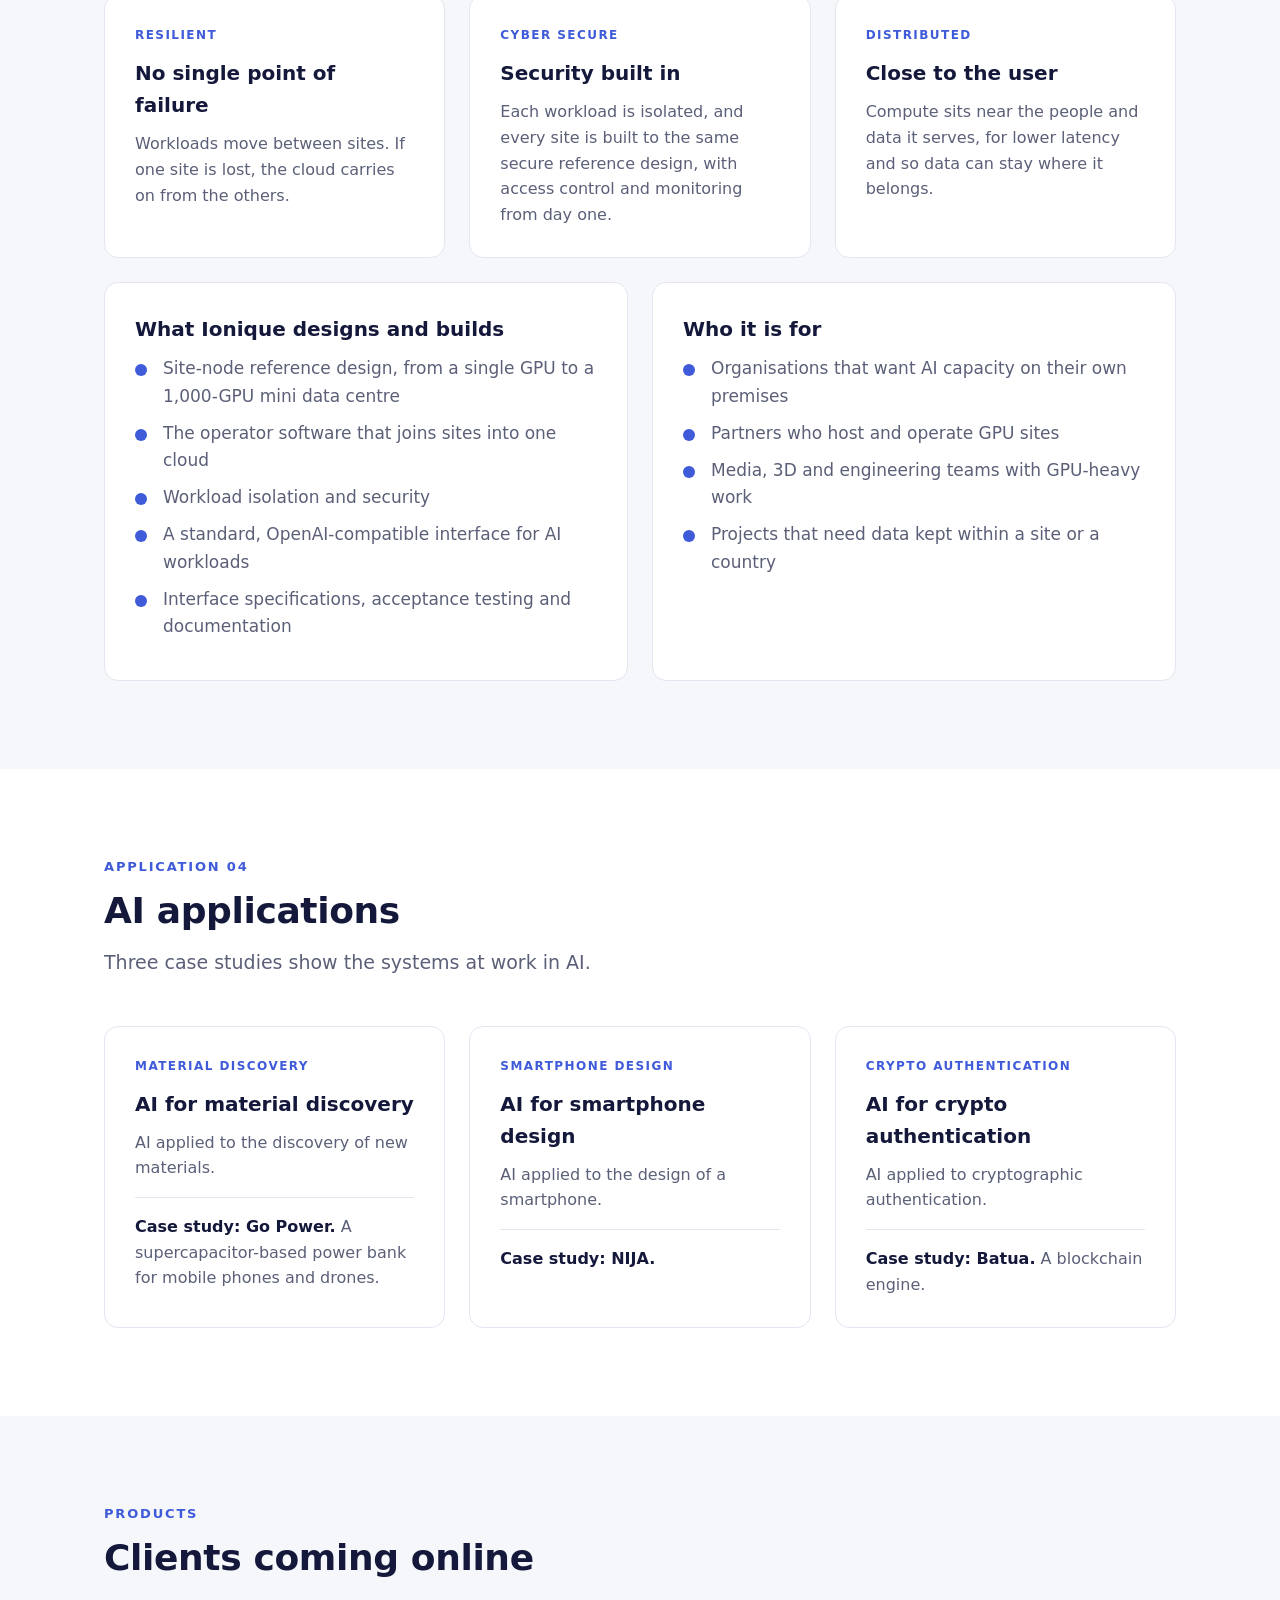
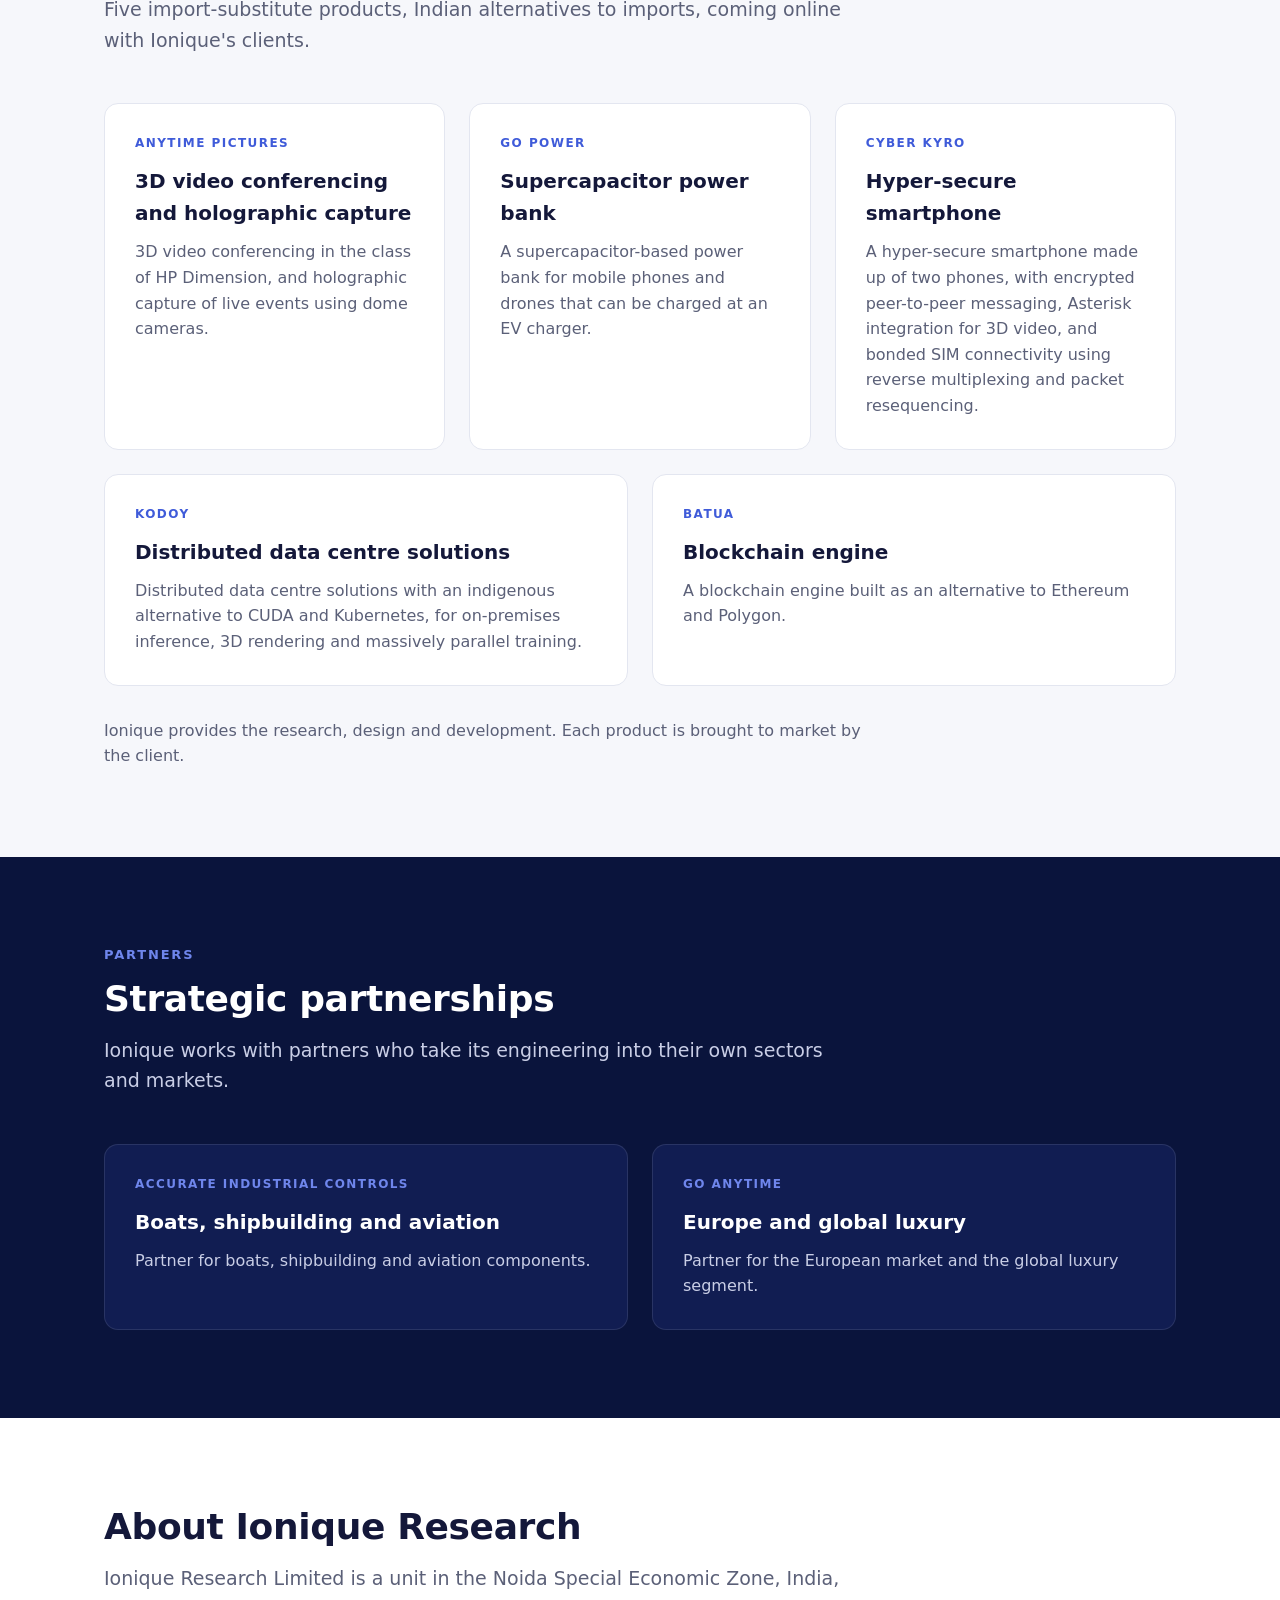
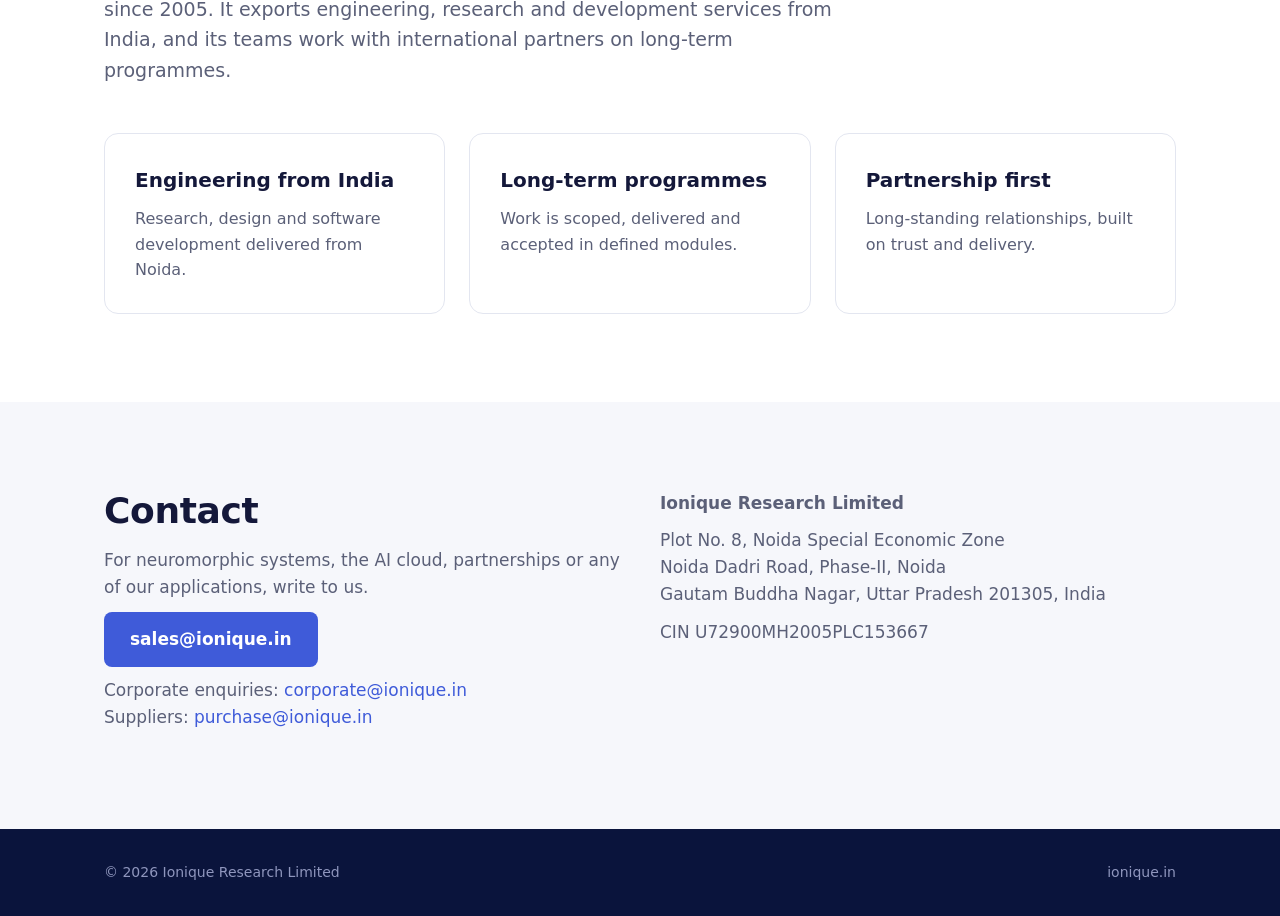
<file: index-original-backup.html>
<!DOCTYPE html>
<html lang="en">
<head>
<meta charset="utf-8">
<meta name="viewport" content="width=device-width, initial-scale=1">
<title>Ionique Research — Cyber Resilient Neuromorphic Systems</title>
<meta name="description" content="Ionique Research designs and builds cyber resilient neuromorphic systems for transport, education and entertainment, data centres and AI. Noida SEZ, India.">
<meta property="og:type" content="website">
<meta property="og:url" content="https://ionique.in/">
<meta property="og:site_name" content="Ionique Research">
<meta property="og:title" content="Ionique Research — Cyber Resilient Neuromorphic Systems">
<meta property="og:description" content="Cyber resilient neuromorphic systems for transport, education and entertainment, data centres and AI. Engineering and R&amp;D from the Noida Special Economic Zone, India.">
<link rel="canonical" href="https://ionique.in/">
<link rel="icon" type="image/png" href="[data-uri]">
<style>
:root{--navy:#0a143c;--navy2:#111d52;--blue:#3f5bd9;--blue2:#6f86ec;--ink:#14183a;--grey:#5b6078;--line:#e3e6f0;--bg:#f6f7fb}
*{box-sizing:border-box;margin:0;padding:0}
html{scroll-behavior:smooth}
body{font-family:"Inter","Segoe UI",system-ui,-apple-system,Roboto,Arial,sans-serif;color:var(--ink);background:#fff;line-height:1.6;font-size:17px}
a{color:var(--blue);text-decoration:none}
.wrap{max-width:1120px;margin:0 auto;padding:0 24px}
header{background:var(--navy);position:sticky;top:0;z-index:10;border-bottom:1px solid rgba(255,255,255,.08)}
header .wrap{display:flex;align-items:center;justify-content:space-between;height:68px}
header img{height:44px;display:block}
nav a{color:#c9cee6;margin-left:26px;font-size:15px}
nav a:hover{color:#fff}
.hero{background:radial-gradient(1200px 500px at 80% 20%,#1a2a78 0%,var(--navy) 60%);color:#fff;overflow:hidden}
.hero .wrap{display:grid;grid-template-columns:1.1fr .9fr;gap:40px;align-items:center;padding-top:84px;padding-bottom:96px}
.eyebrow{display:inline-block;font-size:13px;letter-spacing:.14em;text-transform:uppercase;color:var(--blue2);font-weight:600;margin-bottom:18px}
.hero h1{font-size:52px;line-height:1.08;font-weight:800;letter-spacing:-.02em;margin-bottom:22px}
.hero p.lead{font-size:20px;color:#c9cee6;max-width:560px;margin-bottom:34px}
.btn{display:inline-block;background:var(--blue);color:#fff;padding:14px 26px;border-radius:8px;font-weight:600}
.btn.ghost{background:transparent;border:1px solid rgba(255,255,255,.35);margin-left:12px}
.mesh{width:100%;height:auto}
.mesh .l line{stroke:rgba(111,134,236,.35);stroke-width:1}
.mesh .n circle{fill:var(--blue2)}
.mesh .n circle:nth-child(5n){fill:#fff}
section{padding:88px 0;scroll-margin-top:68px}
section.alt{background:var(--bg)}
h2{font-size:36px;line-height:1.15;letter-spacing:-.01em;margin-bottom:16px}
.label{display:block;font-size:13px;letter-spacing:.14em;text-transform:uppercase;color:var(--blue);font-weight:700;margin-bottom:12px}
.sub{color:var(--grey);font-size:19px;max-width:760px;margin-bottom:48px}
.grid3{display:grid;grid-template-columns:repeat(3,1fr);gap:24px}
.grid2{display:grid;grid-template-columns:repeat(2,1fr);gap:24px}
.grid5{display:grid;grid-template-columns:repeat(6,1fr);gap:24px}
.grid5 .card{grid-column:span 2}
.grid5 .card:nth-child(n+4){grid-column:span 3}
.card{background:#fff;border:1px solid var(--line);border-radius:14px;padding:30px}
.card h3{font-size:20px;margin-bottom:10px}
.card p{color:var(--grey);font-size:16px}
.card .tag{font-size:12px;letter-spacing:.12em;text-transform:uppercase;color:var(--blue);font-weight:700;margin-bottom:12px;display:block}
.card p.case{margin-top:16px;padding-top:16px;border-top:1px solid var(--line)}
.card p.case strong{color:var(--ink)}
.fields{display:grid;grid-template-columns:repeat(4,1fr);gap:14px}
.fields a{display:block;background:#fff;border:1px solid var(--line);border-radius:14px;padding:22px;color:var(--ink)}
.fields a:hover{border-color:var(--blue)}
.fields b{display:block;font-size:21px;line-height:1.25;color:var(--navy);margin-bottom:6px}
.fields span{color:var(--grey);font-size:15px}
.scale{display:flex;align-items:stretch;gap:14px;margin:8px 0 48px;flex-wrap:wrap}
.scale div{flex:1;min-width:150px;background:#fff;border:1px solid var(--line);border-radius:14px;padding:22px}
.scale b{display:block;font-size:30px;color:var(--navy)}
.scale span{color:var(--grey);font-size:15px}
ul.ticks{list-style:none}
ul.ticks li{padding-left:28px;position:relative;margin-bottom:10px;color:var(--grey)}
ul.ticks li:before{content:"";position:absolute;left:0;top:9px;width:12px;height:12px;border-radius:50%;background:var(--blue)}
.note{color:var(--grey);font-size:16px;max-width:760px;margin-top:32px}
.band{background:var(--navy);color:#fff}
.band h2{color:#fff}
.band .label{color:var(--blue2)}
.band .sub{color:#c9cee6}
.band .card{background:var(--navy2);border-color:rgba(255,255,255,.1)}
.band .card h3{color:#fff}
.band .card p{color:#c9cee6}
.band .card .tag{color:var(--blue2)}
.contact{display:grid;grid-template-columns:1fr 1fr;gap:40px}
.contact p{color:var(--grey);margin-bottom:10px}
footer{background:var(--navy);color:#8f96bd;font-size:14px;padding:32px 0}
footer .wrap{display:flex;justify-content:space-between;flex-wrap:wrap;gap:12px}
@media(max-width:860px){
 body{font-size:16px}
 header .wrap{height:auto;flex-wrap:wrap;padding-top:10px}
 header img{height:38px}
 nav{display:flex;justify-content:space-between;gap:8px;width:100%;overflow-x:auto;white-space:nowrap;padding:10px 0 12px;-webkit-overflow-scrolling:touch;scrollbar-width:none}
 nav::-webkit-scrollbar{display:none}
 nav a{margin-left:0;font-size:14px}
 section{scroll-margin-top:100px}
 .hero .wrap{grid-template-columns:1fr;padding-top:56px;padding-bottom:64px}
 .hero h1{font-size:38px}
 .grid3,.grid2,.grid5,.contact,.fields{grid-template-columns:1fr}
 .grid5 .card,.grid5 .card:nth-child(n+4){grid-column:auto}
 section{padding:64px 0}
 h2{font-size:28px}
 .btn.ghost{margin-left:8px}
 .scale div{min-width:100%}
}
</style>
</head>
<body>

<header>
 <div class="wrap">
  <a href="#top"><img src="[data-uri]" alt="Ionique Research"></a>
  <nav>
   <a href="#applications">Applications</a>
   <a href="#products">Products</a>
   <a href="#partners">Partners</a>
   <a href="#about">About</a>
   <a href="#contact">Contact</a>
  </nav>
 </div>
</header>

<section class="hero" id="top">
 <div class="wrap">
  <div>
   <span class="eyebrow">Ionique Research · Noida SEZ, India</span>
   <h1>Cyber Resilient Neuromorphic Systems</h1>
   <p class="lead">Computing built like a network of neurons: many small units working in parallel, designed, built and secured to work as one, with no single point to fail. Ionique applies it to transport, education and entertainment, data centres and AI.</p>
   <a class="btn" href="#applications">Where it is applied</a><a class="btn ghost" href="#contact">Talk to us</a>
  </div>
  <div><svg class="mesh" viewBox="0 0 600 360" aria-hidden="true"><g class="l"><line x1="205" y1="75" x2="214" y2="135"/><line x1="205" y1="75" x2="231" y2="194"/><line x1="69" y1="191" x2="86" y2="201"/><line x1="69" y1="191" x2="74" y2="165"/><line x1="345" y1="303" x2="281" y2="307"/><line x1="345" y1="303" x2="417" y2="296"/><line x1="50" y1="160" x2="42" y2="169"/><line x1="50" y1="160" x2="74" y2="165"/><line x1="160" y1="195" x2="231" y2="194"/><line x1="160" y1="195" x2="86" y2="201"/><line x1="477" y1="67" x2="445" y2="69"/><line x1="477" y1="67" x2="534" y2="157"/><line x1="371" y1="205" x2="360" y2="178"/><line x1="371" y1="205" x2="335" y2="216"/><line x1="342" y1="149" x2="343" y2="167"/><line x1="342" y1="149" x2="360" y2="178"/><line x1="55" y1="288" x2="63" y2="240"/><line x1="55" y1="288" x2="86" y2="201"/><line x1="256" y1="192" x2="231" y2="194"/><line x1="256" y1="192" x2="256" y2="257"/><line x1="197" y1="275" x2="192" y2="268"/><line x1="197" y1="275" x2="245" y2="305"/><line x1="86" y1="201" x2="69" y2="191"/><line x1="86" y1="201" x2="74" y2="165"/><line x1="231" y1="194" x2="256" y2="192"/><line x1="231" y1="194" x2="214" y2="135"/><line x1="335" y1="216" x2="371" y2="205"/><line x1="335" y1="216" x2="360" y2="178"/><line x1="397" y1="158" x2="360" y2="178"/><line x1="397" y1="158" x2="371" y2="205"/><line x1="281" y1="307" x2="245" y2="305"/><line x1="281" y1="307" x2="256" y2="257"/><line x1="192" y1="268" x2="197" y2="275"/><line x1="192" y1="268" x2="245" y2="305"/><line x1="74" y1="120" x2="74" y2="165"/><line x1="74" y1="120" x2="50" y2="160"/><line x1="503" y1="249" x2="566" y2="277"/><line x1="503" y1="249" x2="443" y2="202"/><line x1="359" y1="52" x2="445" y2="69"/><line x1="359" y1="52" x2="342" y2="149"/><line x1="256" y1="257" x2="245" y2="305"/><line x1="256" y1="257" x2="281" y2="307"/><line x1="534" y1="157" x2="540" y2="172"/><line x1="534" y1="157" x2="503" y2="249"/><line x1="443" y1="202" x2="397" y2="158"/><line x1="443" y1="202" x2="371" y2="205"/><line x1="214" y1="135" x2="205" y2="75"/><line x1="214" y1="135" x2="231" y2="194"/><line x1="343" y1="167" x2="342" y2="149"/><line x1="343" y1="167" x2="360" y2="178"/><line x1="540" y1="172" x2="534" y2="157"/><line x1="540" y1="172" x2="503" y2="249"/><line x1="63" y1="240" x2="86" y2="201"/><line x1="63" y1="240" x2="55" y2="288"/><line x1="566" y1="277" x2="503" y2="249"/><line x1="566" y1="277" x2="540" y2="172"/><line x1="417" y1="296" x2="345" y2="303"/><line x1="417" y1="296" x2="443" y2="202"/><line x1="42" y1="169" x2="50" y2="160"/><line x1="42" y1="169" x2="74" y2="165"/><line x1="360" y1="178" x2="343" y2="167"/><line x1="360" y1="178" x2="371" y2="205"/><line x1="445" y1="69" x2="477" y2="67"/><line x1="445" y1="69" x2="359" y2="52"/><line x1="245" y1="305" x2="281" y2="307"/><line x1="245" y1="305" x2="256" y2="257"/><line x1="74" y1="165" x2="50" y2="160"/><line x1="74" y1="165" x2="69" y2="191"/></g><g class="n"><circle cx="205" cy="75" r="3"/><circle cx="69" cy="191" r="5"/><circle cx="345" cy="303" r="4"/><circle cx="50" cy="160" r="3"/><circle cx="160" cy="195" r="3"/><circle cx="477" cy="67" r="4"/><circle cx="371" cy="205" r="3"/><circle cx="342" cy="149" r="4"/><circle cx="55" cy="288" r="5"/><circle cx="256" cy="192" r="10"/><circle cx="197" cy="275" r="4"/><circle cx="86" cy="201" r="4"/><circle cx="231" cy="194" r="3"/><circle cx="335" cy="216" r="7"/><circle cx="397" cy="158" r="5"/><circle cx="281" cy="307" r="5"/><circle cx="192" cy="268" r="4"/><circle cx="74" cy="120" r="7"/><circle cx="503" cy="249" r="5"/><circle cx="359" cy="52" r="10"/><circle cx="256" cy="257" r="4"/><circle cx="534" cy="157" r="3"/><circle cx="443" cy="202" r="5"/><circle cx="214" cy="135" r="7"/><circle cx="343" cy="167" r="3"/><circle cx="540" cy="172" r="3"/><circle cx="63" cy="240" r="10"/><circle cx="566" cy="277" r="5"/><circle cx="417" cy="296" r="5"/><circle cx="42" cy="169" r="4"/><circle cx="360" cy="178" r="4"/><circle cx="445" cy="69" r="4"/><circle cx="245" cy="305" r="7"/><circle cx="74" cy="165" r="10"/></g></svg></div>
 </div>
</section>

<section id="applications">
 <div class="wrap">
  <span class="label">Applications</span>
  <h2>One architecture. Four fields.</h2>
  <p class="sub">Ionique is an engineering and research company. It designs and builds cyber resilient neuromorphic systems and applies them in four fields.</p>
  <div class="fields">
   <a href="#transport"><b>Transport</b><span>Electric vehicles, vessels and aviation components</span></a>
   <a href="#education"><b>Education and entertainment</b><span>3D video, live events and post-production</span></a>
   <a href="#datacentres"><b>Data centres</b><span>The Cyber Resilient Distributed AI Cloud</span></a>
   <a href="#ai"><b>AI applications</b><span>Material discovery, smartphone design and crypto authentication</span></a>
  </div>
 </div>
</section>

<section class="alt" id="transport">
 <div class="wrap">
  <span class="label">Application 01</span>
  <h2>Transport</h2>
  <p class="sub">Research, design and development for electric vehicles and vessels, from specialty vehicle interiors to electric boat design.</p>
  <div class="grid3">
   <div class="card"><span class="tag">On the road</span><h3>Electric vehicles</h3><p>Design and development for electric vehicles, including specialty vehicle interiors.</p></div>
   <div class="card"><span class="tag">On water and in the air</span><h3>Boats, ships and aviation components</h3><p>Electric boat design, and work on boats, shipbuilding and aviation components with Accurate Industrial Controls.</p></div>
   <div class="card"><span class="tag">In the field</span><h3>Power and connectivity</h3><p>Supercapacitor power that charges at an EV charger, and bonded cellular connectivity for live links on the move.</p></div>
  </div>
 </div>
</section>

<section id="education">
 <div class="wrap">
  <span class="label">Application 02</span>
  <h2>Education and entertainment</h2>
  <p class="sub">Stereo 3D vision for video conferencing, live events, content creation and mapping: accurate 3D from ordinary cameras, with no calibration rig.</p>
  <div class="grid3">
   <div class="card"><span class="tag">Education</span><h3>3D video conferencing</h3><p>3D video conferencing for classrooms, lectures and meetings at a distance.</p></div>
   <div class="card"><span class="tag">Live events</span><h3>Holographic capture</h3><p>Holographic capture of live events using dome cameras.</p></div>
   <div class="card"><span class="tag">Media</span><h3>Rights and post-production</h3><p>Rights in books and stories for film and video, and post-production, including 3D post-production.</p></div>
  </div>
 </div>
</section>

<section class="alt" id="datacentres">
 <div class="wrap">
  <span class="label">Application 03 · Data centres</span>
  <h2>Cyber Resilient Distributed AI Cloud</h2>
  <p class="sub">Instead of one large data centre, the Ionique design links a large number of small GPU sites: in offices, campuses, studios and edge locations. Each site is a standard building block; together they behave as a single AI cloud.</p>
  <div class="scale">
   <div><b>1 GPU</b><span>A single card in an office or studio</span></div>
   <div><b>8–64 GPUs</b><span>A rack in a campus or edge site</span></div>
   <div><b>Up to 1,000 GPUs</b><span>A mini data centre</span></div>
  </div>
  <div class="grid3">
   <div class="card"><span class="tag">Resilient</span><h3>No single point of failure</h3><p>Workloads move between sites. If one site is lost, the cloud carries on from the others.</p></div>
   <div class="card"><span class="tag">Cyber secure</span><h3>Security built in</h3><p>Each workload is isolated, and every site is built to the same secure reference design, with access control and monitoring from day one.</p></div>
   <div class="card"><span class="tag">Distributed</span><h3>Close to the user</h3><p>Compute sits near the people and data it serves, for lower latency and so data can stay where it belongs.</p></div>
  </div>
  <div class="grid2" style="margin-top:24px">
   <div class="card"><h3>What Ionique designs and builds</h3>
    <ul class="ticks">
     <li>Site-node reference design, from a single GPU to a 1,000-GPU mini data centre</li>
     <li>The operator software that joins sites into one cloud</li>
     <li>Workload isolation and security</li>
     <li>A standard, OpenAI-compatible interface for AI workloads</li>
     <li>Interface specifications, acceptance testing and documentation</li>
    </ul></div>
   <div class="card"><h3>Who it is for</h3>
    <ul class="ticks">
     <li>Organisations that want AI capacity on their own premises</li>
     <li>Partners who host and operate GPU sites</li>
     <li>Media, 3D and engineering teams with GPU-heavy work</li>
     <li>Projects that need data kept within a site or a country</li>
    </ul></div>
  </div>
 </div>
</section>

<section id="ai">
 <div class="wrap">
  <span class="label">Application 04</span>
  <h2>AI applications</h2>
  <p class="sub">Three case studies show the systems at work in AI.</p>
  <div class="grid3">
   <div class="card"><span class="tag">Material discovery</span><h3>AI for material discovery</h3><p>AI applied to the discovery of new materials.</p><p class="case"><strong>Case study: Go Power.</strong> A supercapacitor-based power bank for mobile phones and drones.</p></div>
   <div class="card"><span class="tag">Smartphone design</span><h3>AI for smartphone design</h3><p>AI applied to the design of a smartphone.</p><p class="case"><strong>Case study: NIJA.</strong></p></div>
   <div class="card"><span class="tag">Crypto authentication</span><h3>AI for crypto authentication</h3><p>AI applied to cryptographic authentication.</p><p class="case"><strong>Case study: Batua.</strong> A blockchain engine.</p></div>
  </div>
 </div>
</section>

<section class="alt" id="products">
 <div class="wrap">
  <span class="label">Products</span>
  <h2>Clients coming online</h2>
  <p class="sub">Five import-substitute products, Indian alternatives to imports, coming online with Ionique's clients.</p>
  <div class="grid5">
   <div class="card"><span class="tag">Anytime Pictures</span><h3>3D video conferencing and holographic capture</h3><p>3D video conferencing in the class of HP Dimension, and holographic capture of live events using dome cameras.</p></div>
   <div class="card"><span class="tag">Go Power</span><h3>Supercapacitor power bank</h3><p>A supercapacitor-based power bank for mobile phones and drones that can be charged at an EV charger.</p></div>
   <div class="card"><span class="tag">Cyber Kyro</span><h3>Hyper-secure smartphone</h3><p>A hyper-secure smartphone made up of two phones, with encrypted peer-to-peer messaging, Asterisk integration for 3D video, and bonded SIM connectivity using reverse multiplexing and packet resequencing.</p></div>
   <div class="card"><span class="tag">Kodoy</span><h3>Distributed data centre solutions</h3><p>Distributed data centre solutions with an indigenous alternative to CUDA and Kubernetes, for on-premises inference, 3D rendering and massively parallel training.</p></div>
   <div class="card"><span class="tag">Batua</span><h3>Blockchain engine</h3><p>A blockchain engine built as an alternative to Ethereum and Polygon.</p></div>
  </div>
  <p class="note">Ionique provides the research, design and development. Each product is brought to market by the client.</p>
 </div>
</section>

<section class="band" id="partners">
 <div class="wrap">
  <span class="label">Partners</span>
  <h2>Strategic partnerships</h2>
  <p class="sub">Ionique works with partners who take its engineering into their own sectors and markets.</p>
  <div class="grid2">
   <div class="card"><span class="tag">Accurate Industrial Controls</span><h3>Boats, shipbuilding and aviation</h3><p>Partner for boats, shipbuilding and aviation components.</p></div>
   <div class="card"><span class="tag">Go Anytime</span><h3>Europe and global luxury</h3><p>Partner for the European market and the global luxury segment.</p></div>
  </div>
 </div>
</section>

<section id="about">
 <div class="wrap">
  <h2>About Ionique Research</h2>
  <p class="sub">Ionique Research Limited is a unit in the Noida Special Economic Zone, India, since 2005. It exports engineering, research and development services from India, and its teams work with international partners on long-term programmes.</p>
  <div class="grid3">
   <div class="card"><h3>Engineering from India</h3><p>Research, design and software development delivered from Noida.</p></div>
   <div class="card"><h3>Long-term programmes</h3><p>Work is scoped, delivered and accepted in defined modules.</p></div>
   <div class="card"><h3>Partnership first</h3><p>Long-standing relationships, built on trust and delivery.</p></div>
  </div>
 </div>
</section>

<section class="alt" id="contact">
 <div class="wrap contact">
  <div>
   <h2>Contact</h2>
   <p>For neuromorphic systems, the AI cloud, partnerships or any of our applications, write to us.</p>
   <p><a class="btn" href="mailto:sales@ionique.in">sales@ionique.in</a></p>
   <p>Corporate enquiries: <a href="mailto:corporate@ionique.in">corporate@ionique.in</a><br>Suppliers: <a href="mailto:purchase@ionique.in">purchase@ionique.in</a></p>
  </div>
  <div>
   <p><strong>Ionique Research Limited</strong></p>
   <p>Plot No. 8, Noida Special Economic Zone<br>Noida Dadri Road, Phase-II, Noida<br>Gautam Buddha Nagar, Uttar Pradesh 201305, India</p>
   <p>CIN U72900MH2005PLC153667</p>
  </div>
 </div>
</section>

<footer>
 <div class="wrap">
  <span>© 2026 Ionique Research Limited</span>
  <span>ionique.in</span>
 </div>
</footer>

</body>
</html>
</file>
<file: assets/css/style.css>
/* ==========================================================================
   Ionique Research — main stylesheet
   Palette: warm paper + sand, deep ink navy, brand blue, muted amber.
   Each section picks a tone (.t-paper default, .t-sand, .t-dark, .t-blue);
   components read colours from the section's variables.
   ========================================================================== */

/* ---------- Tokens ---------- */
:root {
  /* raw palette */
  --paper: #f6f3ed;
  --sand: #ece6da;
  --sand-2: #e3dccd;
  --ink: #0b1433;
  --ink-2: #111b42;
  --ink-3: #18234f;
  --brand: #3f5bd9;
  --brand-deep: #2f47b8;
  --periwinkle: #aebcf5;
  --amber: #e9a95c;
  --amber-deep: #c9802f;

  /* default tone = paper */
  --bg: var(--paper);
  --fg: #0d1634;
  --fg-2: #3c4462;
  --muted: #727790;
  --line: #ddd6c8;
  --card: #fbf9f5;
  --card-hover: #ffffff;
  --accent: var(--brand);
  --accent-2: var(--amber-deep);

  --radius: 16px;
  --header-h: 76px;
  --wrap: 1220px;

  --font-display: "Fraunces", Georgia, "Times New Roman", serif;
  --font-body: "Instrument Sans", "Segoe UI", system-ui, -apple-system, Roboto, Arial, sans-serif;

  --ease: cubic-bezier(.22, .61, .36, 1);
  --ease-out: cubic-bezier(.16, 1, .3, 1);
}

.t-sand {
  --bg: var(--sand);
  --card: #f4efe6;
  --card-hover: #f9f6f0;
  --line: #d6cdbb;
}
.t-dark {
  --bg: var(--ink);
  --fg: #eef0f6;
  --fg-2: #b8bdd2;
  --muted: #868ca8;
  --line: rgba(205, 212, 240, .13);
  --card: var(--ink-2);
  --card-hover: var(--ink-3);
  --accent: var(--amber);
  --accent-2: var(--periwinkle);
}
.t-blue {
  --bg: var(--brand);
  --fg: #ffffff;
  --fg-2: #e2e7fb;
  --muted: #c3ccf3;
  --line: rgba(255, 255, 255, .22);
  --card: rgba(255, 255, 255, .08);
  --card-hover: rgba(255, 255, 255, .13);
  --accent: #ffffff;
  --accent-2: #ffd9a8;
}

/* ---------- Reset ---------- */
*, *::before, *::after { box-sizing: border-box; margin: 0; padding: 0; }
html { -webkit-text-size-adjust: 100%; }
body {
  font-family: var(--font-body);
  font-size: 17px;
  line-height: 1.65;
  color: var(--fg);
  background: var(--paper);
  overflow-x: hidden;
  -webkit-font-smoothing: antialiased;
  text-rendering: optimizeLegibility;
}
img, svg, canvas { display: block; max-width: 100%; }
a { color: inherit; text-decoration: none; }
ul { list-style: none; }
button { font: inherit; color: inherit; background: none; border: 0; cursor: pointer; }
::selection { background: var(--amber); color: var(--ink); }
:focus-visible { outline: 2px solid var(--accent); outline-offset: 3px; border-radius: 4px; }

.skip-link {
  position: absolute; left: 16px; top: -60px; z-index: 200;
  background: var(--ink); color: #fff; padding: 10px 16px; border-radius: 8px; transition: top .2s;
}
.skip-link:focus { top: 12px; }

.wrap { width: 100%; max-width: var(--wrap); margin: 0 auto; padding: 0 32px; }

/* ---------- Scroll progress ---------- */
.progress {
  position: fixed; top: 0; left: 0; height: 2px; width: 100%; z-index: 120;
  background: var(--amber); transform-origin: 0 50%; transform: scaleX(0);
}

/* ---------- Header ---------- */
.site-header {
  position: fixed; inset: 0 0 auto 0; z-index: 90; height: var(--header-h);
  color: #fff;
  transition: background-color .6s var(--ease), color .6s var(--ease), box-shadow .6s var(--ease);
}
.site-header.is-scrolled, .nav-open .site-header {
  background: rgba(246, 243, 237, .92);
  backdrop-filter: saturate(140%) blur(10px); -webkit-backdrop-filter: saturate(140%) blur(10px);
  color: var(--ink);
  box-shadow: 0 1px 0 #ddd6c8;
}
.site-header .wrap { height: 100%; display: flex; align-items: center; justify-content: space-between; gap: 24px; }
.brand { position: relative; display: block; height: 44px; }
.brand img { height: 44px; width: auto; transition: opacity .6s var(--ease); }
.brand .logo-dark { position: absolute; inset: 0; opacity: 0; }
.site-header.is-scrolled .logo-dark, .nav-open .site-header .logo-dark { opacity: 1; }
.site-header.is-scrolled .logo-light, .nav-open .site-header .logo-light { opacity: 0; }

.nav { display: flex; align-items: center; gap: 30px; }
.nav a {
  position: relative; font-size: 15px; font-weight: 500; opacity: .78;
  padding: 6px 0; transition: opacity .4s var(--ease);
}
.nav a::after {
  content: ""; position: absolute; left: 0; right: 0; bottom: 0; height: 1px; background: currentColor;
  transform: scaleX(0); transform-origin: right; transition: transform .6s var(--ease-out);
}
.nav a:hover, .nav a.is-active { opacity: 1; }
.nav a:hover::after, .nav a.is-active::after { transform: scaleX(1); transform-origin: left; }

.header-cta { display: flex; align-items: center; gap: 12px; }
.site-header .btn-sm { color: var(--ink); background: #fff; }
.site-header.is-scrolled .btn-sm { color: #fff; background: var(--ink); }

.burger { display: none; width: 44px; height: 44px; border-radius: 50%; position: relative; border: 1px solid currentColor; opacity: .85; }
.burger span {
  position: absolute; left: 13px; right: 13px; height: 1.5px; background: currentColor; border-radius: 2px;
  transition: transform .45s var(--ease-out), opacity .3s;
}
.burger span:nth-child(1) { top: 16px; }
.burger span:nth-child(2) { top: 21px; }
.burger span:nth-child(3) { top: 26px; }
.nav-open .burger span:nth-child(1) { transform: translateY(5px) rotate(45deg); }
.nav-open .burger span:nth-child(2) { opacity: 0; }
.nav-open .burger span:nth-child(3) { transform: translateY(-5px) rotate(-45deg); }

/* ---------- Buttons (colour fill sweeps up on hover) ---------- */
.btn {
  position: relative; display: inline-flex; align-items: center; gap: 10px;
  font-weight: 600; font-size: 15.5px; letter-spacing: .005em;
  padding: 15px 26px; border-radius: 999px; overflow: hidden; isolation: isolate;
  white-space: nowrap;
  transition: color .5s var(--ease), border-color .5s var(--ease), background-color .5s var(--ease);
}
.btn::before {
  content: ""; position: absolute; inset: 0; z-index: -1; border-radius: inherit;
  background: var(--fill, var(--brand));
  transform: translateY(101%); transition: transform .6s var(--ease-out);
}
.btn:hover::before { transform: translateY(0); }
.btn svg { width: 17px; height: 17px; transition: transform .6s var(--ease-out); }
.btn:hover svg { transform: translateX(4px); }

.btn-primary { background: var(--fg); color: var(--bg); --fill: var(--brand); }
.btn-primary:hover { color: #fff; }
.t-dark .btn-primary { --fill: var(--amber); }
.t-dark .btn-primary:hover { color: var(--ink); }
.btn-ghost { color: var(--fg); border: 1px solid var(--line); --fill: var(--fg); }
.btn-ghost:hover { color: var(--bg); border-color: var(--fg); }
.t-dark .btn-ghost { border-color: rgba(255, 255, 255, .3); }
.btn-sm { padding: 10px 20px; font-size: 14px; }

/* ---------- Typography ---------- */
h1, h2, h3 { color: var(--fg); }
h1, h2 {
  font-family: var(--font-display); font-weight: 400; letter-spacing: -.02em; line-height: 1.04;
  font-variation-settings: "opsz" 144, "SOFT" 30;
}
h1 em, h2 em { font-style: italic; font-weight: 300; color: var(--accent); }
.t-paper h2 em, .t-sand h2 em { color: var(--brand); }
h2 { font-size: clamp(36px, 4.8vw, 64px); margin-bottom: 22px; }
h3 { font-family: var(--font-body); font-size: 20px; font-weight: 600; line-height: 1.3; letter-spacing: -.01em; margin-bottom: 10px; }
.sub { font-size: clamp(17px, 1.45vw, 19.5px); color: var(--fg-2); max-width: 720px; }

.eyebrow {
  display: inline-flex; align-items: center; gap: 12px;
  font-size: 13px; font-weight: 500; letter-spacing: .08em; text-transform: uppercase; color: var(--fg-2);
}
.eyebrow .dot { width: 7px; height: 7px; border-radius: 50%; background: var(--amber); }
.label {
  display: inline-block; font-size: 13px; font-weight: 600; letter-spacing: .12em; text-transform: uppercase;
  color: var(--muted); margin-bottom: 20px;
}

/* ---------- Sections ---------- */
section { position: relative; padding: 140px 0; scroll-margin-top: var(--header-h); background: var(--bg); color: var(--fg); }
.section-head { margin-bottom: 72px; }
.section-head.split { display: grid; grid-template-columns: 1.1fr 1fr; gap: 56px; align-items: end; }
.section-head.split .sub { margin: 0 0 8px; }

/* ---------- Cards ---------- */
.card {
  position: relative; border-radius: var(--radius); padding: 34px;
  background: var(--card); border: 1px solid var(--line);
  transition: background-color .7s var(--ease), border-color .7s var(--ease), transform .8s var(--ease-out), box-shadow .8s var(--ease-out);
}
.card:hover {
  background: var(--card-hover); transform: translateY(-4px);
  box-shadow: 0 24px 48px -32px rgba(11, 20, 51, .35);
}
.t-dark .card:hover { box-shadow: 0 24px 48px -28px rgba(0, 0, 0, .6); }
.card p { color: var(--fg-2); font-size: 16px; }
.tag {
  display: inline-block; font-size: 12px; font-weight: 600; letter-spacing: .1em; text-transform: uppercase;
  color: var(--accent); margin-bottom: 14px;
}
.card-icon {
  width: 48px; height: 48px; border-radius: 12px; margin-bottom: 26px;
  display: grid; place-items: center; color: var(--accent);
  background: color-mix(in srgb, var(--accent) 9%, transparent);
  transition: background-color .7s var(--ease), color .7s var(--ease);
}
.card:hover .card-icon { background: var(--accent); color: var(--bg); }
.card-icon svg { width: 24px; height: 24px; }

.grid-2 { display: grid; grid-template-columns: repeat(2, 1fr); gap: 20px; }
.grid-3 { display: grid; grid-template-columns: repeat(3, 1fr); gap: 20px; }

/* ==========================================================================
   HERO
   ========================================================================== */
.hero {
  min-height: 100vh; min-height: 100svh; padding: calc(var(--header-h) + 70px) 0 64px;
  display: flex; flex-direction: column; justify-content: flex-end; overflow: hidden;
  background:
    radial-gradient(1100px 700px at 85% 15%, #1b2a6b 0%, rgba(27, 42, 107, 0) 60%),
    var(--ink);
}
.hero-3d { position: absolute; inset: 0; z-index: 0; }
.hero-3d canvas { display: block; width: 100% !important; height: 100% !important; }
.hero-shade {
  position: absolute; inset: 0; z-index: 1; pointer-events: none;
  background:
    linear-gradient(90deg, rgba(11, 20, 51, .9) 0%, rgba(11, 20, 51, .45) 42%, rgba(11, 20, 51, 0) 68%),
    linear-gradient(180deg, rgba(11, 20, 51, .6) 0%, rgba(11, 20, 51, 0) 22%, rgba(11, 20, 51, 0) 70%, var(--ink) 100%);
}
.hero .wrap { position: relative; z-index: 2; }
.hero-inner { max-width: 940px; }
.hero-hint {
  position: absolute; right: 32px; top: 50%; z-index: 2; transform: translateY(-50%) rotate(180deg);
  writing-mode: vertical-rl; display: flex; align-items: center; gap: 14px;
  font-size: 11px; letter-spacing: .2em; text-transform: uppercase; color: var(--muted);
}
.hero-hint span { width: 1px; height: 64px; background: rgba(255, 255, 255, .18); position: relative; overflow: hidden; }
.hero-hint span::after { content: ""; position: absolute; left: 0; width: 1px; height: 24px; background: var(--amber); animation: hint 2.4s var(--ease) infinite; }
@keyframes hint { from { bottom: -24px; } to { bottom: 64px; } }
.hero h1 {
  font-size: clamp(48px, 8vw, 118px); line-height: .98; letter-spacing: -.035em;
  margin: 30px 0 34px;
}
.hero h1 em { color: var(--periwinkle); }
.hero h1 .line { display: block; overflow: hidden; padding-bottom: .08em; }
.hero h1 .line > span { display: inline-block; transform: translateY(105%); animation: rise 1.4s var(--ease-out) forwards; }
.hero h1 .line:nth-child(2) > span { animation-delay: .1s; }
.hero h1 .line:nth-child(3) > span { animation-delay: .2s; }
@keyframes rise { to { transform: translateY(0); } }
.hero .lead { font-size: clamp(17px, 1.5vw, 20px); color: var(--fg-2); max-width: 600px; margin-bottom: 42px; }
.hero-actions { display: flex; flex-wrap: wrap; gap: 12px; }
.hero-fade { opacity: 0; animation: fadeUp 1.3s var(--ease-out) forwards; }
.eyebrow.hero-fade { animation-delay: .05s; }
.lead.hero-fade { animation-delay: .5s; }
.hero-actions.hero-fade { animation-delay: .65s; }
.hero-stats.hero-fade { animation-delay: .85s; }
.hero .btn-primary { background: #fff; color: var(--ink); }
@keyframes fadeUp { from { opacity: 0; transform: translateY(14px); } to { opacity: 1; transform: none; } }

.hero-stats {
  margin-top: 110px; padding-top: 28px; border-top: 1px solid var(--line);
  display: grid; grid-template-columns: repeat(4, 1fr); gap: 24px;
}
.hero-stats b {
  display: block; font-family: var(--font-display); font-weight: 400; font-size: clamp(32px, 3.4vw, 48px);
  letter-spacing: -.02em; line-height: 1.05; color: #fff; margin-bottom: 4px;
}
.hero-stats span { font-size: 14px; color: var(--muted); }

/* ==========================================================================
   APPLICATIONS — photo cards, pinned horizontal scroll on desktop
   ========================================================================== */
.apps { padding: 104px 0 112px; }
.apps .section-head { margin-bottom: 44px; }
.apps .section-head.split { grid-template-columns: 1.35fr 1fr; }
.apps h2 { font-size: clamp(34px, 3.8vw, 56px); margin-bottom: 0; }
.fields { display: grid; grid-template-columns: repeat(4, 1fr); gap: 20px; }
.field-card {
  position: relative; isolation: isolate; overflow: hidden;
  height: clamp(340px, calc(100vh - 420px), 560px); border-radius: 20px;
  display: flex; flex-direction: column; justify-content: space-between; padding: 26px;
  color: #fff; background: var(--ink);
}
.field-card img {
  position: absolute; inset: 0; width: 100%; height: 100%; object-fit: cover; z-index: -2;
  transform: scale(1.08); transition: transform 1.6s var(--ease-out);
}
.field-card::after {
  content: ""; position: absolute; inset: 0; z-index: -1;
  background: linear-gradient(180deg, rgba(11, 20, 51, .55) 0%, rgba(11, 20, 51, .05) 32%, rgba(11, 20, 51, .9) 100%);
}
.field-card:hover img { transform: scale(1); }
.js .field-card.reveal.is-in { transition: opacity 1.3s var(--ease-out) var(--d, 0s), transform 1.3s var(--ease-out) var(--d, 0s); }
.fc-top { display: flex; justify-content: space-between; align-items: center; }
.field-card .num { font-family: var(--font-display); font-style: italic; font-size: 20px; color: rgba(255, 255, 255, .85); }
.field-card .arrow {
  width: 42px; height: 42px; border-radius: 50%; display: grid; place-items: center;
  border: 1px solid rgba(255, 255, 255, .45); backdrop-filter: blur(6px); -webkit-backdrop-filter: blur(6px);
  transition: transform .8s var(--ease-out), background-color .6s var(--ease), color .6s var(--ease), border-color .6s var(--ease);
}
.field-card .arrow svg { width: 16px; height: 16px; }
.field-card:hover .arrow { transform: rotate(-45deg); background: #fff; color: var(--ink); border-color: #fff; }
.fc-body b {
  display: block; font-family: var(--font-display); font-weight: 400; letter-spacing: -.02em; line-height: 1.04;
  font-size: clamp(26px, 2.2vw, 34px); margin-bottom: 10px;
}
.fc-body .desc { display: block; color: rgba(255, 255, 255, .8); font-size: 15px; }

/* ==========================================================================
   Photo media (Transport / Education / About)
   ========================================================================== */
.feature { display: grid; grid-template-columns: 1fr 1.1fr; gap: 80px; align-items: center; margin-bottom: 96px; }
.feature.reverse .media-stack { order: -1; }
.media-stack { position: relative; }
.media { position: relative; overflow: hidden; border-radius: 20px; background: var(--ink); }
.media img { width: 100%; height: 100%; object-fit: cover; transform: scale(1.14); }
.media-main { aspect-ratio: 5 / 4; box-shadow: 0 50px 90px -50px rgba(11, 20, 51, .6); }
.collage { padding-bottom: 56px; }
.collage .media-main { width: 84%; }
.collage .media-inset {
  position: absolute; right: 0; bottom: 0; width: 44%; aspect-ratio: 4 / 5;
  border-radius: 16px; box-shadow: 0 0 0 8px var(--bg), 0 40px 60px -30px rgba(11, 20, 51, .5);
}
.has-gsap [data-reveal] { clip-path: inset(100% 0 0 0 round 20px); }
.media-stack .chip {
  position: absolute; z-index: 2; display: inline-flex; align-items: center; gap: 8px;
  padding: 9px 15px; border-radius: 999px; font-size: 13px; font-weight: 500;
  color: var(--ink); background: rgba(246, 243, 237, .92);
  backdrop-filter: blur(8px); -webkit-backdrop-filter: blur(8px);
  box-shadow: 0 10px 30px -12px rgba(11, 20, 51, .45);
  animation: float 7s ease-in-out infinite;
}
.media-stack .chip i { width: 6px; height: 6px; border-radius: 50%; background: var(--amber-deep); }
.media-stack .chip.c1 { top: 24px; left: 24px; }
.media-stack .chip.c2 { bottom: 24px; right: 24px; animation-delay: -3.5s; }
@keyframes float { 0%, 100% { transform: translateY(0); } 50% { transform: translateY(-6px); } }

/* Split-word headings */
.sw { display: inline-block; overflow: hidden; vertical-align: top; padding: 0 .06em .1em 0; margin: 0 -.06em -.1em 0; }
.sw > span { display: inline-block; }

/* ==========================================================================
   DATA CENTRES
   ========================================================================== */
.cinema { position: relative; height: min(72vh, 660px); margin: 0 0 72px; overflow: hidden; }
.cinema img { position: absolute; left: 0; top: -12%; width: 100%; height: 124%; object-fit: cover; }
.cinema::after {
  content: ""; position: absolute; inset: 0;
  background: linear-gradient(180deg, var(--ink) 0%, rgba(11, 20, 51, .2) 22%, rgba(11, 20, 51, .25) 60%, var(--ink) 100%);
}
.has-gsap .cinema[data-reveal] { clip-path: inset(0 8% 0 8% round 24px); }
.cinema figcaption { position: absolute; left: 0; right: 0; bottom: 48px; z-index: 2; display: flex; flex-direction: column; gap: 10px; }
.cinema figcaption span { font-size: 13px; letter-spacing: .12em; text-transform: uppercase; color: var(--amber); font-weight: 600; }
.cinema figcaption b { font-family: var(--font-display); font-weight: 400; font-size: clamp(28px, 3.6vw, 54px); line-height: 1.08; letter-spacing: -.02em; max-width: 780px; color: #fff; }

.scale-wrap { display: grid; grid-template-columns: 360px 1fr; gap: 20px; margin-bottom: 20px; }
.scale-tabs { display: flex; flex-direction: column; gap: 10px; }
.scale-tab {
  position: relative; text-align: left; padding: 22px 24px; border-radius: 14px;
  border: 1px solid var(--line); background: transparent;
  transition: background-color .6s var(--ease), border-color .6s var(--ease);
}
.scale-tab:hover { background: var(--card); }
.scale-tab b { display: block; font-family: var(--font-display); font-weight: 400; font-size: 30px; color: var(--fg); letter-spacing: -.015em; line-height: 1.15; }
.scale-tab span { font-size: 15px; color: var(--muted); transition: color .6s var(--ease); }
.scale-tab[aria-selected="true"] { background: var(--card-hover); border-color: rgba(233, 169, 92, .55); }
.scale-tab[aria-selected="true"] span { color: var(--fg-2); }
.scale-tab[aria-selected="true"] b { color: var(--amber); }

.scale-stage {
  position: relative; min-height: 340px; border-radius: var(--radius); overflow: hidden;
  border: 1px solid var(--line); background: #0d1739;
  display: grid; place-items: center; padding: 34px;
}
.gpu-grid { display: grid; gap: 4px; justify-content: center; align-content: center; }
.gpu {
  width: var(--g, 12px); height: var(--g, 12px); border-radius: 3px; background: #4659b8;
  opacity: 0; transform: scale(.5); animation: gpuIn .7s var(--ease-out) forwards;
}
.gpu.hot { background: var(--amber); box-shadow: 0 0 10px rgba(233, 169, 92, .55); }
@keyframes gpuIn { to { opacity: 1; transform: scale(1); } }
.stage-caption {
  position: absolute; left: 24px; bottom: 18px; right: 24px;
  display: flex; justify-content: space-between; gap: 16px; font-size: 13px; color: var(--muted);
  letter-spacing: .06em; text-transform: uppercase;
}
.stage-caption strong { color: var(--fg); font-weight: 600; }

.list-card h3 { font-family: var(--font-display); font-weight: 400; font-size: 26px; letter-spacing: -.01em; margin-bottom: 20px; }
.ticks li { position: relative; padding: 13px 0 13px 30px; color: var(--fg-2); border-top: 1px solid var(--line); }
.ticks li:first-child { border-top: 0; }
.ticks li::before {
  content: ""; position: absolute; left: 2px; top: 23px; width: 14px; height: 1.5px; background: var(--accent);
}

/* ==========================================================================
   AI APPLICATIONS
   ========================================================================== */
.case-card { display: flex; flex-direction: column; padding: 0; overflow: hidden; }
.case-visual { height: 240px; position: relative; overflow: hidden; background: var(--ink); }
.case-visual img { width: 100%; height: 100%; object-fit: cover; transform: scale(1.02); transition: transform 1.6s var(--ease-out); }
.case-card:hover .case-visual img { transform: scale(1.08); }
.case-body { padding: 30px 32px 32px; display: flex; flex-direction: column; flex: 1; }
.case-body .case { margin-top: auto; padding-top: 20px; border-top: 1px solid var(--line); }
.case-body p + .case { margin-top: 26px; }
.case strong { color: var(--fg); display: block; font-family: var(--font-display); font-weight: 400; font-size: 22px; margin-bottom: 2px; }
.case small { font-size: 11px; letter-spacing: .14em; text-transform: uppercase; color: var(--muted); display: block; margin-bottom: 4px; }

/* ==========================================================================
   PRODUCTS
   ========================================================================== */
.bento { display: grid; grid-template-columns: repeat(6, 1fr); gap: 20px; }
.bento .card { grid-column: span 2; display: flex; flex-direction: column; }
.bento .card:nth-child(n+4) { grid-column: span 3; }
.product-top { display: flex; align-items: baseline; justify-content: space-between; margin-bottom: 30px; }
.product-top .tag { margin: 0; }
.product-index { font-family: var(--font-display); font-style: italic; font-size: 16px; color: var(--muted); }
.product-mark {
  font-family: var(--font-display); font-weight: 500; font-size: 18px; color: var(--paper);
  width: 52px; height: 52px; border-radius: 50%; display: grid; place-items: center; margin-bottom: 24px;
  background: var(--ink); transition: background-color .7s var(--ease);
}
.card:hover .product-mark { background: var(--brand); }
.note {
  margin-top: 40px; display: flex; gap: 14px; align-items: flex-start;
  padding-top: 24px; border-top: 1px solid var(--line); color: var(--fg-2); font-size: 16px;
}
.note svg { width: 20px; height: 20px; flex: none; color: var(--accent-2); margin-top: 3px; }

/* ==========================================================================
   PARTNERS (brand blue band)
   ========================================================================== */
.partners { overflow: hidden; }
.partners-bg { position: absolute; inset: 0; z-index: 0; }
.partners-bg img { position: absolute; left: 0; top: -15%; width: 100%; height: 130%; object-fit: cover; opacity: .7; mix-blend-mode: luminosity; }
.partners-bg::after { content: ""; position: absolute; inset: 0; background: linear-gradient(180deg, rgba(63, 91, 217, .35) 0%, rgba(47, 71, 184, .9) 75%); }
.partners .wrap { position: relative; z-index: 1; }
.partners .card { backdrop-filter: blur(10px); -webkit-backdrop-filter: blur(10px); }
.partners .section-head { max-width: 760px; }
.partner-card { padding: 44px; min-height: 300px; display: flex; flex-direction: column; }
.partner-card .partner-name {
  font-family: var(--font-display); font-size: clamp(30px, 3vw, 40px); font-weight: 400; letter-spacing: -.02em;
  color: var(--fg); line-height: 1.08; margin-bottom: auto; padding-bottom: 44px;
}
.partner-card h3 { color: var(--accent-2); }
.t-blue .tag { color: var(--muted); }
.t-blue .card:hover { box-shadow: 0 30px 60px -36px rgba(10, 20, 70, .6); }

/* ==========================================================================
   ABOUT
   ========================================================================== */
.about-grid { display: grid; grid-template-columns: 1fr 1.05fr; gap: 88px; align-items: center; margin-bottom: 88px; }
.about-media { position: relative; padding-bottom: 64px; }
.about-media .media { aspect-ratio: 4 / 3; }
.since {
  position: absolute; left: -48px; bottom: 0; width: min(330px, 72%);
  border-radius: 18px; padding: 30px 32px; overflow: hidden;
  background: var(--ink); color: #fff; box-shadow: 0 40px 70px -30px rgba(11, 20, 51, .6);
}
.since small { font-size: 13px; letter-spacing: .1em; text-transform: uppercase; color: #868ca8; font-weight: 500; }
.since .year {
  font-family: var(--font-display); font-weight: 300; font-style: italic; font-size: clamp(64px, 7vw, 104px);
  line-height: .9; letter-spacing: -.04em; margin: 12px 0 14px; color: var(--periwinkle);
}
.since p { color: #b8bdd2; font-size: 15px; }
.pillar .num { font-family: var(--font-display); font-style: italic; font-size: 18px; color: var(--accent-2); display: block; margin-bottom: 44px; }

/* ==========================================================================
   CONTACT (dark)
   ========================================================================== */
.contact-panel { display: grid; grid-template-columns: 1.15fr 1fr; gap: 72px; align-items: start; }
.contact-panel h2 { font-size: clamp(44px, 6vw, 84px); }
.contact-panel .intro { color: var(--fg-2); font-size: 19px; max-width: 480px; margin-bottom: 40px; }
.mail-big {
  position: relative; display: inline-flex; align-items: center; gap: 14px;
  font-family: var(--font-display); font-size: clamp(28px, 3.4vw, 44px); font-weight: 400; font-style: italic;
  color: var(--fg); padding-bottom: 6px; transition: color .6s var(--ease);
}
.mail-big::after {
  content: ""; position: absolute; left: 0; right: 0; bottom: 0; height: 1px; background: currentColor;
  transform-origin: left; transition: transform .8s var(--ease-out);
}
.mail-big:hover { color: var(--amber); }
.mail-big:hover::after { transform: scaleX(.3); }
.mail-big svg { width: 28px; height: 28px; transition: transform .7s var(--ease-out); }
.mail-big:hover svg { transform: translate(4px, -4px); }

.contact-list { display: flex; flex-direction: column; }
.contact-item {
  display: flex; align-items: center; justify-content: space-between; gap: 16px;
  padding: 20px 0; border-top: 1px solid var(--line);
}
.contact-item small { display: block; font-size: 12px; letter-spacing: .1em; text-transform: uppercase; color: var(--muted); margin-bottom: 2px; }
.contact-item a { color: var(--fg); font-weight: 500; font-size: 17px; word-break: break-all; transition: color .5s var(--ease); }
.contact-item a:hover { color: var(--amber); }
.copy-btn {
  flex: none; width: 38px; height: 38px; border-radius: 50%; display: grid; place-items: center; position: relative;
  border: 1px solid var(--line); color: var(--fg-2);
  transition: background-color .5s var(--ease), color .5s var(--ease), border-color .5s var(--ease);
}
.copy-btn:hover { color: var(--ink); background: var(--amber); border-color: var(--amber); }
.copy-btn svg { width: 15px; height: 15px; }
.copy-btn[data-copied]::after {
  content: "Copied"; position: absolute; bottom: calc(100% + 8px); left: 50%; transform: translateX(-50%);
  font-size: 12px; padding: 4px 8px; border-radius: 6px; background: var(--paper); color: var(--ink); font-weight: 600;
}
.address { font-style: normal; padding: 24px 0 0; border-top: 1px solid var(--line); }
.address strong { display: block; color: var(--fg); font-family: var(--font-display); font-weight: 400; font-size: 22px; margin-bottom: 8px; }
.address p { color: var(--fg-2); font-size: 15px; line-height: 1.75; }
.address .cin { margin-top: 12px; font-size: 13px; color: var(--muted); letter-spacing: .03em; }

/* ==========================================================================
   FOOTER
   ========================================================================== */
.site-footer { padding: 80px 0 40px; background: #08102a; color: #b8bdd2; overflow: hidden; }
.footer-top { display: grid; grid-template-columns: 1.4fr 1fr 1fr; gap: 48px; padding-bottom: 56px; }
.footer-top img { height: 50px; width: auto; margin-bottom: 18px; }
.footer-top p { color: #868ca8; font-size: 15px; max-width: 360px; }
.footer-top h4 { font-size: 12px; letter-spacing: .12em; text-transform: uppercase; color: #868ca8; font-weight: 600; margin-bottom: 18px; }
.footer-top ul li { margin-bottom: 10px; }
.footer-top ul a { color: #d5d9e8; font-size: 15px; transition: color .5s var(--ease); }
.footer-top ul a:hover { color: var(--amber); }
.footer-bottom {
  display: flex; justify-content: space-between; align-items: center; flex-wrap: wrap; gap: 16px;
  padding-top: 28px; border-top: 1px solid rgba(205, 212, 240, .12); color: #868ca8; font-size: 14px;
}
.to-top { display: inline-flex; align-items: center; gap: 10px; color: #d5d9e8; }
.to-top span {
  width: 36px; height: 36px; border-radius: 50%; border: 1px solid rgba(205, 212, 240, .25); display: grid; place-items: center;
  transition: background-color .5s var(--ease), border-color .5s var(--ease), color .5s var(--ease), transform .7s var(--ease-out);
}
.to-top:hover span { background: var(--amber); border-color: var(--amber); color: var(--ink); transform: translateY(-3px); }
.to-top svg { width: 14px; height: 14px; }
.footer-word {
  font-family: var(--font-display); font-style: italic; font-weight: 300; letter-spacing: -.05em; line-height: .8;
  font-size: clamp(90px, 21vw, 300px); text-align: center; margin: 56px 0 -.12em; user-select: none;
  color: rgba(174, 188, 245, .09);
}

/* ==========================================================================
   Reveal on scroll
   ========================================================================== */
.js .reveal {
  opacity: 0; transform: translateY(28px);
  transition: opacity 1.3s var(--ease-out), transform 1.3s var(--ease-out);
  transition-delay: var(--d, 0s);
}
.js .reveal.is-in { opacity: 1; transform: none; }
/* once revealed, hover transitions take over without the reveal delay */
.js .card.reveal.is-in {
  transition: opacity 1.3s var(--ease-out) var(--d, 0s), background-color .7s var(--ease), border-color .7s var(--ease), transform .8s var(--ease-out), box-shadow .8s var(--ease-out);
}

/* ==========================================================================
   Responsive
   ========================================================================== */
@media (max-width: 1100px) {
  .fields { grid-template-columns: repeat(2, 1fr); }
  .field-card { height: clamp(240px, calc((100vh - 540px) / 2), 400px); }
  .scale-wrap { grid-template-columns: 1fr; }
  .scale-tabs { flex-direction: row; }
  .scale-tab { flex: 1; }
  .footer-top { grid-template-columns: 1fr 1fr; }
  .footer-top > div:first-child { grid-column: 1 / -1; }
}

@media (max-width: 960px) {
  :root { --header-h: 68px; }
  .nav {
    position: fixed; inset: var(--header-h) 0 auto 0; flex-direction: column; align-items: stretch; gap: 0;
    padding: 8px 20px 28px; background: var(--paper); color: var(--ink);
    box-shadow: 0 1px 0 #ddd6c8, 0 30px 40px -30px rgba(11, 20, 51, .3);
    clip-path: inset(0 0 100% 0); visibility: hidden;
    transition: clip-path .7s var(--ease-out), visibility .7s;
  }
  .nav a { font-family: var(--font-display); font-size: 28px; font-weight: 400; padding: 12px 0; opacity: 1; border-bottom: 1px solid #e5dfd3; }
  .nav a::after { display: none; }
  .nav-open .nav { clip-path: inset(0 0 0 0); visibility: visible; }
  .burger { display: block; }
  .header-cta .btn { display: none; }
  .brand, .brand img { height: 38px; }

  section { padding: 104px 0; }
  .section-head.split { grid-template-columns: 1fr; gap: 6px; }
  .apps .section-head.split { grid-template-columns: 1fr; gap: 14px; }
  .feature, .about-grid, .contact-panel { grid-template-columns: 1fr; gap: 44px; }
  .feature.reverse .media-stack { order: 0; }
  .feature { margin-bottom: 64px; }
  .since { left: 16px; }
  .hero-hint { display: none; }
  .hero-shade { background: linear-gradient(180deg, rgba(11, 20, 51, .55) 0%, rgba(11, 20, 51, .72) 60%, var(--ink) 100%); }
  .grid-3 { grid-template-columns: 1fr 1fr; }
  .grid-3 > :last-child:nth-child(odd) { grid-column: 1 / -1; }
  .bento .card, .bento .card:nth-child(n+4) { grid-column: span 3; }
  .bento .card:last-child { grid-column: 1 / -1; }
  .hero-stats { grid-template-columns: repeat(2, 1fr); row-gap: 28px; }
}

@media (max-width: 680px) {
  body { font-size: 16px; }
  .wrap { padding: 0 16px; }
  section { padding: 84px 0; }
  .section-head { margin-bottom: 48px; }
  .hero { padding-top: calc(var(--header-h) + 48px); padding-bottom: 48px; }
  .hero-stats { margin-top: 64px; }
  .hero-actions .btn { flex: 1 1 auto; justify-content: center; }
  .grid-2, .grid-3 { grid-template-columns: 1fr; }
  .grid-3 > :last-child:nth-child(odd) { grid-column: auto; }
  .cinema { height: 56vh; margin-bottom: 48px; }
  .collage .media-main { width: 92%; }
  .since { width: 78%; padding: 24px; }
  .bento { grid-template-columns: 1fr; }
  .bento .card, .bento .card:nth-child(n+4), .bento .card:last-child { grid-column: auto; }
  .card { padding: 26px; }
  .case-card { padding: 0; }
  .case-body { padding: 26px; }
  .apps { padding: 68px 0 80px; }
  .apps .section-head { margin-bottom: 28px; }
  .fields { grid-template-columns: 1fr 1fr; gap: 10px; }
  .field-card { height: clamp(176px, calc((100svh - 480px) / 2), 250px); padding: 15px; border-radius: 16px; }
  .field-card .num { font-size: 16px; }
  .field-card .arrow { width: 32px; height: 32px; }
  .field-card .arrow svg { width: 13px; height: 13px; }
  .fc-body b { font-size: 19px; line-height: 1.1; margin-bottom: 6px; }
  .fc-body .desc { font-size: 12.5px; line-height: 1.45; }
  .about-media { padding-bottom: 0; }
  .since { position: relative; left: auto; bottom: auto; width: auto; margin: -64px 16px 0; }
  .partner-card { padding: 30px; min-height: 0; }
  .scale-tabs { flex-direction: column; }
  .scale-tab b { font-size: 24px; }
  .scale-stage { min-height: 380px; padding: 24px 16px 56px; }
  .since { padding: 36px 28px; }
  .footer-top { grid-template-columns: 1fr; gap: 36px; }
}

/* Short phones (e.g. 375x667): keep all four fields on one screen */
@media (max-width: 680px) and (max-height: 740px) {
  .apps { padding: 50px 0 60px; }
  .apps .section-head { margin-bottom: 20px; }
  .apps .sub { font-size: 15px; line-height: 1.55; }
  .apps .label { margin-bottom: 12px; }
  .field-card { height: 154px; padding: 13px; }
  .field-card .arrow { width: 28px; height: 28px; }
  .fc-body b { font-size: 17px; margin-bottom: 4px; }
  .fc-body .desc { font-size: 12px; line-height: 1.4; }
}

/* ---------- Reduced motion ---------- */
@media (prefers-reduced-motion: reduce) {
  html { scroll-behavior: auto; }
  *, *::before, *::after { animation-duration: .001ms !important; animation-iteration-count: 1 !important; transition-duration: .001ms !important; }
  .js .reveal { opacity: 1; transform: none; }
  .hero h1 .line > span { transform: none; }
  .hero-fade { opacity: 1; }
  .has-gsap [data-reveal] { clip-path: none !important; }
}
</file>
